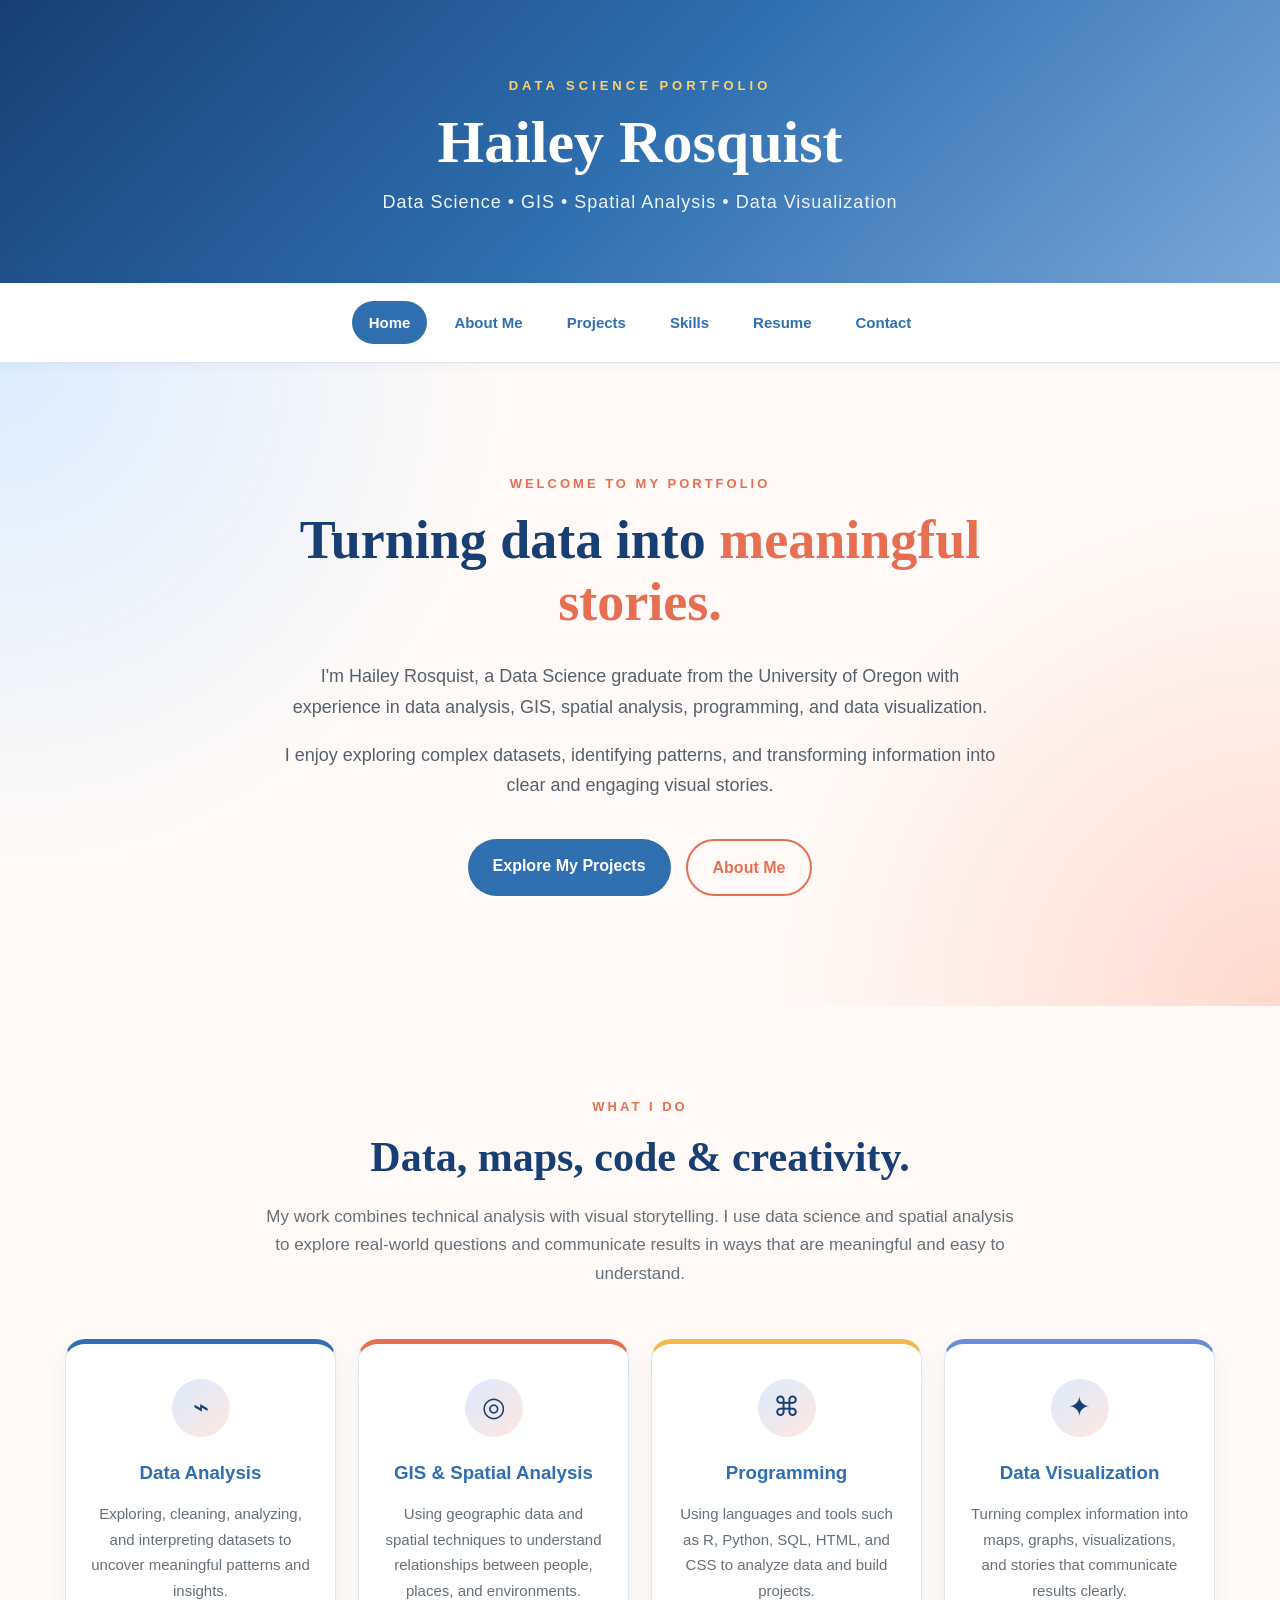
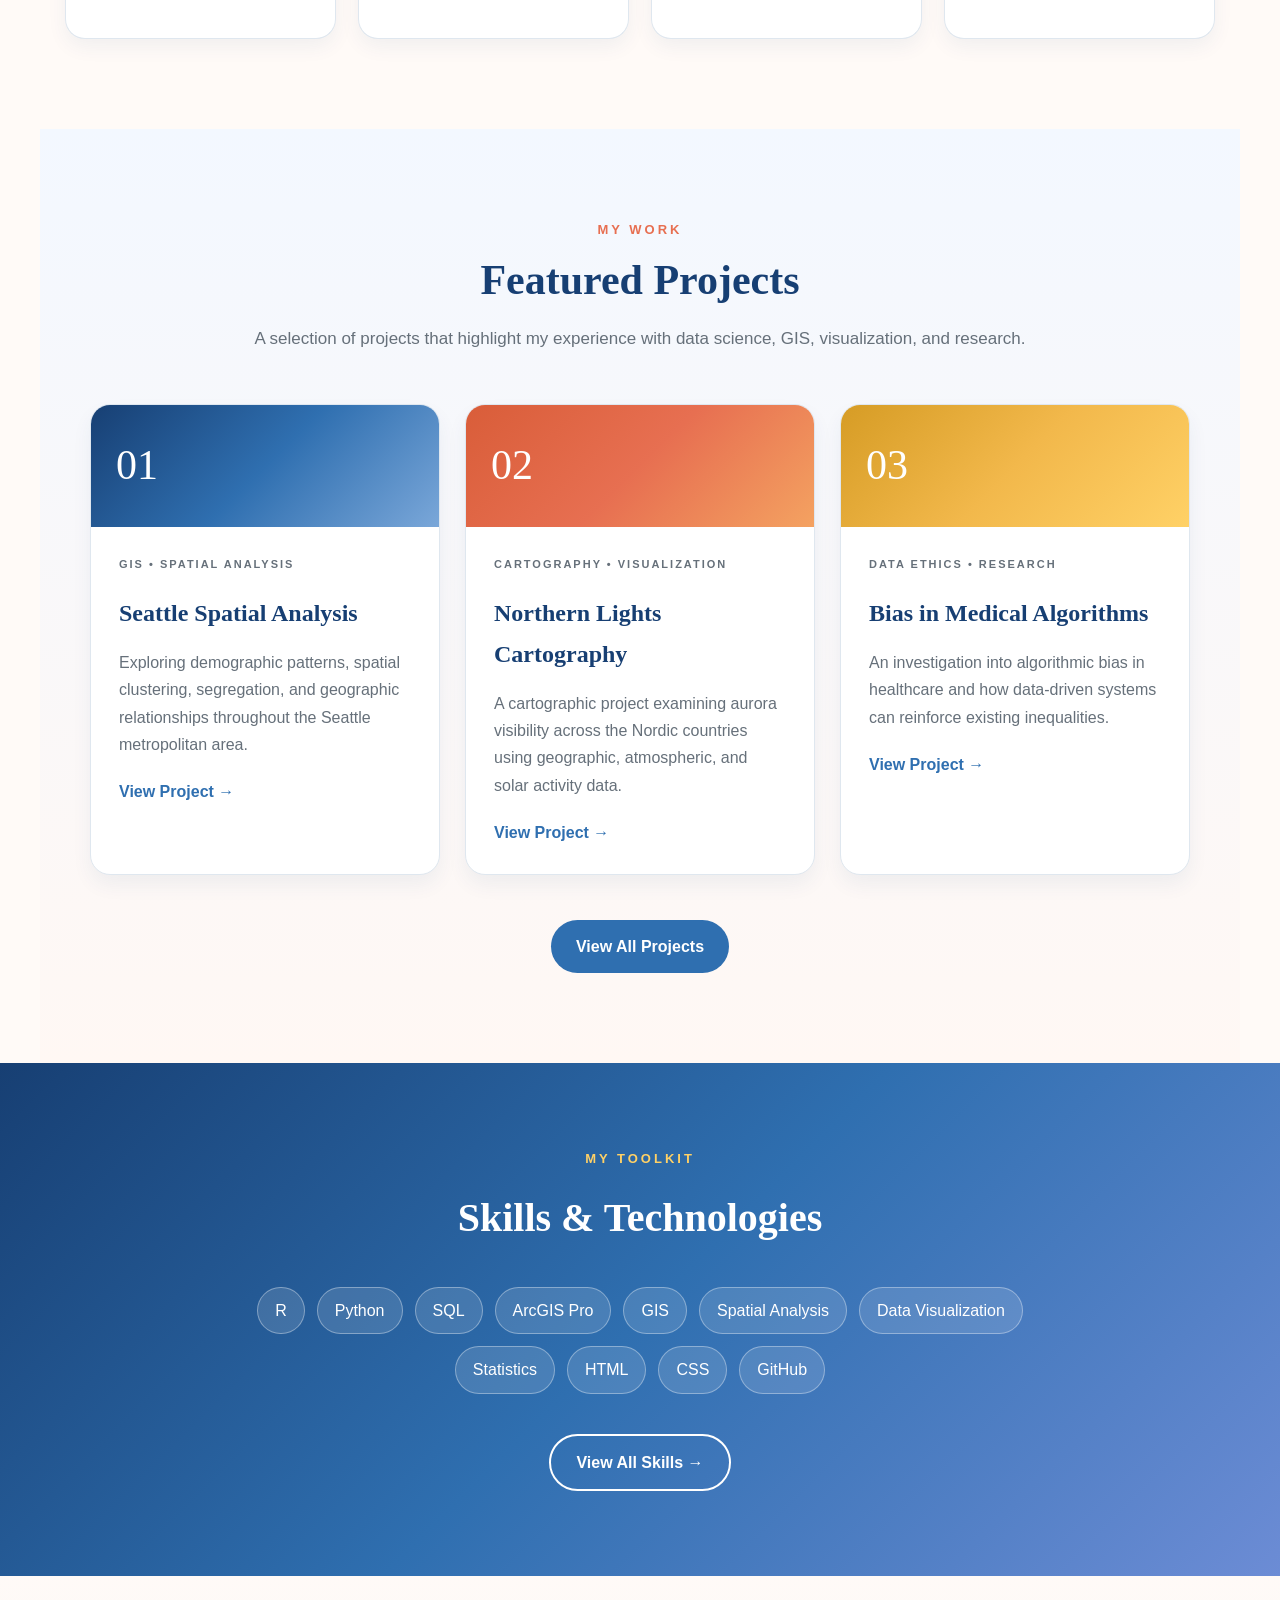
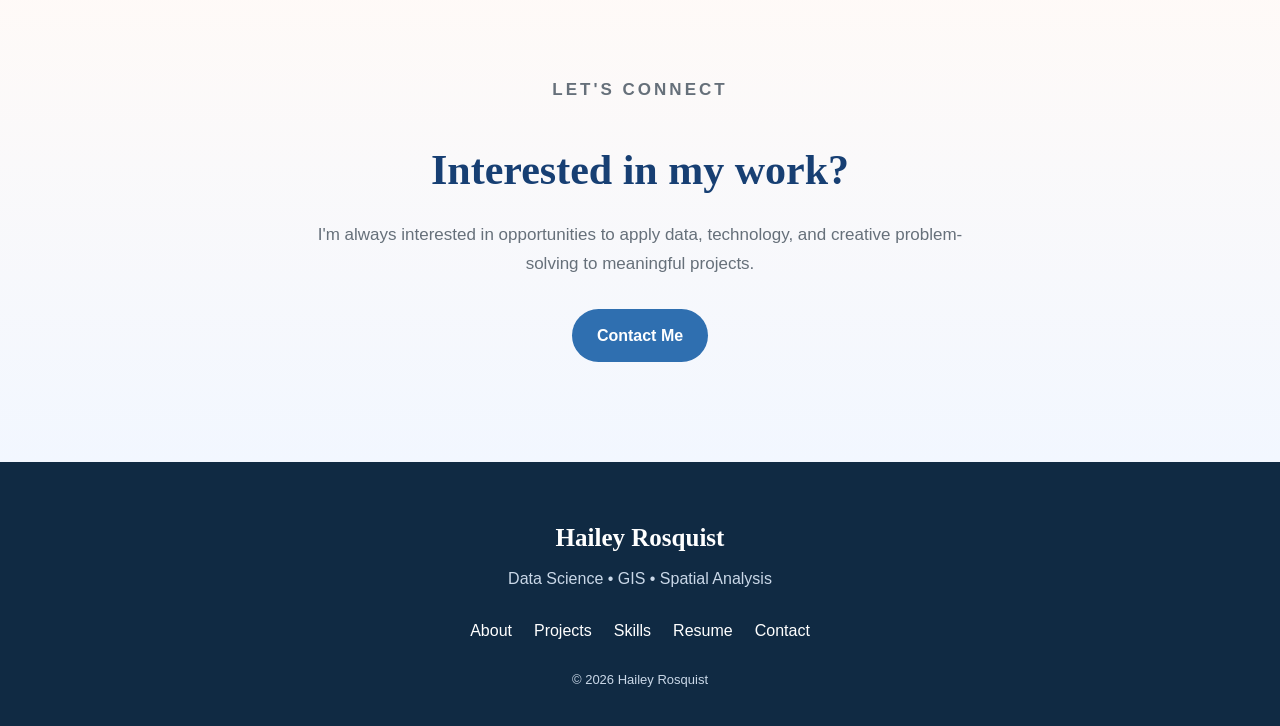
<file: index.html>
<!DOCTYPE html>
<html lang="en">

<head>
    <meta charset="UTF-8">
    <meta name="viewport" content="width=device-width, initial-scale=1.0">
    <title>Hailey Rosquist | Data Science Portfolio</title>
    <link rel="stylesheet" href="style.css">
</head>

<body>

    <!-- =========================
         HEADER
    ========================== -->
    <header class="site-header">

        <div class="header-content">

            <p class="small-title">DATA SCIENCE PORTFOLIO</p>

            <h1>Hailey Rosquist</h1>

            <p class="subtitle">
                Data Science • GIS • Spatial Analysis • Data Visualization
            </p>

        </div>

    </header>


    <!-- =========================
         NAVIGATION
    ========================== -->
    <nav class="main-nav">

        <a href="index.html" class="active">Home</a>

        <a href="about.html">About Me</a>

        <a href="projects.html">Projects</a>

        <a href="skills.html">Skills</a>

        <a href="resume.html">Resume</a>

        <a href="contact.html">Contact</a>

    </nav>


    <!-- =========================
         MAIN CONTENT
    ========================== -->
    <main>


        <!-- HERO -->
        <section class="hero">

            <div class="hero-content">

                <p class="eyebrow">
                    WELCOME TO MY PORTFOLIO
                </p>

                <h2>
                    Turning data into
                    <span>meaningful stories.</span>
                </h2>

                <p class="hero-description">
                    I'm Hailey Rosquist, a Data Science graduate from the
                    University of Oregon with experience in data analysis,
                    GIS, spatial analysis, programming, and data visualization.
                </p>

                <p class="hero-description">
                    I enjoy exploring complex datasets, identifying patterns,
                    and transforming information into clear and engaging
                    visual stories.
                </p>


                <div class="hero-buttons">

                    <a href="projects.html" class="primary-button">
                        Explore My Projects
                    </a>

                    <a href="about.html" class="secondary-button">
                        About Me
                    </a>

                </div>

            </div>

        </section>



        <!-- =========================
             WHAT I DO
        ========================== -->

        <section class="section">

            <p class="section-label">WHAT I DO</p>

            <h2 class="section-title">
                Data, maps, code & creativity.
            </h2>

            <p class="section-intro">
                My work combines technical analysis with visual storytelling.
                I use data science and spatial analysis to explore real-world
                questions and communicate results in ways that are meaningful
                and easy to understand.
            </p>


            <div class="interest-grid">


                <div class="interest-card">

                    <div class="card-icon">⌁</div>

                    <h3>Data Analysis</h3>

                    <p>
                        Exploring, cleaning, analyzing, and interpreting
                        datasets to uncover meaningful patterns and insights.
                    </p>

                </div>


                <div class="interest-card">

                    <div class="card-icon">◎</div>

                    <h3>GIS & Spatial Analysis</h3>

                    <p>
                        Using geographic data and spatial techniques to
                        understand relationships between people, places,
                        and environments.
                    </p>

                </div>


                <div class="interest-card">

                    <div class="card-icon">⌘</div>

                    <h3>Programming</h3>

                    <p>
                        Using languages and tools such as R, Python, SQL,
                        HTML, and CSS to analyze data and build projects.
                    </p>

                </div>


                <div class="interest-card">

                    <div class="card-icon">✦</div>

                    <h3>Data Visualization</h3>

                    <p>
                        Turning complex information into maps, graphs,
                        visualizations, and stories that communicate
                        results clearly.
                    </p>

                </div>


            </div>

        </section>



        <!-- =========================
             FEATURED PROJECTS
        ========================== -->

        <section class="section projects-preview">

            <p class="section-label">MY WORK</p>

            <h2 class="section-title">
                Featured Projects
            </h2>

            <p class="section-intro">
                A selection of projects that highlight my experience
                with data science, GIS, visualization, and research.
            </p>


            <div class="project-grid">


                <article class="project-card">

                    <div class="project-number">
                        01
                    </div>

                    <div class="project-content">

                        <p class="project-type">
                            GIS • SPATIAL ANALYSIS
                        </p>

                        <h3>
                            Seattle Spatial Analysis
                        </h3>

                        <p>
                            Exploring demographic patterns, spatial
                            clustering, segregation, and geographic
                            relationships throughout the Seattle
                            metropolitan area.
                        </p>

                        <a href="projects.html">
                            View Project →
                        </a>

                    </div>

                </article>



                <article class="project-card">

                    <div class="project-number">
                        02
                    </div>

                    <div class="project-content">

                        <p class="project-type">
                            CARTOGRAPHY • VISUALIZATION
                        </p>

                        <h3>
                            Northern Lights Cartography
                        </h3>

                        <p>
                            A cartographic project examining aurora
                            visibility across the Nordic countries
                            using geographic, atmospheric, and solar
                            activity data.
                        </p>

                        <a href="projects.html">
                            View Project →
                        </a>

                    </div>

                </article>



                <article class="project-card">

                    <div class="project-number">
                        03
                    </div>

                    <div class="project-content">

                        <p class="project-type">
                            DATA ETHICS • RESEARCH
                        </p>

                        <h3>
                            Bias in Medical Algorithms
                        </h3>

                        <p>
                            An investigation into algorithmic bias
                            in healthcare and how data-driven systems
                            can reinforce existing inequalities.
                        </p>

                        <a href="projects.html">
                            View Project →
                        </a>

                    </div>

                </article>


            </div>


            <div class="view-all">

                <a href="projects.html" class="primary-button">
                    View All Projects
                </a>

            </div>

        </section>



        <!-- =========================
             SKILLS PREVIEW
        ========================== -->

        <section class="skills-banner">

            <p class="section-label light-label">
                MY TOOLKIT
            </p>

            <h2>
                Skills & Technologies
            </h2>


            <div class="skills-list">

                <span>R</span>
                <span>Python</span>
                <span>SQL</span>
                <span>ArcGIS Pro</span>
                <span>GIS</span>
                <span>Spatial Analysis</span>
                <span>Data Visualization</span>
                <span>Statistics</span>
                <span>HTML</span>
                <span>CSS</span>
                <span>GitHub</span>

            </div>


            <a href="skills.html" class="light-button">
                View All Skills →
            </a>

        </section>



        <!-- =========================
             CONTACT
        ========================== -->

        <section class="contact-preview">

            <p class="section-label">
                LET'S CONNECT
            </p>

            <h2>
                Interested in my work?
            </h2>

            <p>
                I'm always interested in opportunities to apply data,
                technology, and creative problem-solving to meaningful
                projects.
            </p>

            <a href="contact.html" class="primary-button">
                Contact Me
            </a>

        </section>


    </main>



    <!-- =========================
         FOOTER
    ========================== -->

    <footer>

        <h3>Hailey Rosquist</h3>

        <p>
            Data Science • GIS • Spatial Analysis
        </p>

        <div class="footer-links">

            <a href="about.html">About</a>
            <a href="projects.html">Projects</a>
            <a href="skills.html">Skills</a>
            <a href="resume.html">Resume</a>
            <a href="contact.html">Contact</a>

        </div>

        <p class="copyright">
            © 2026 Hailey Rosquist
        </p>

    </footer>


</body>

</html>
</file>
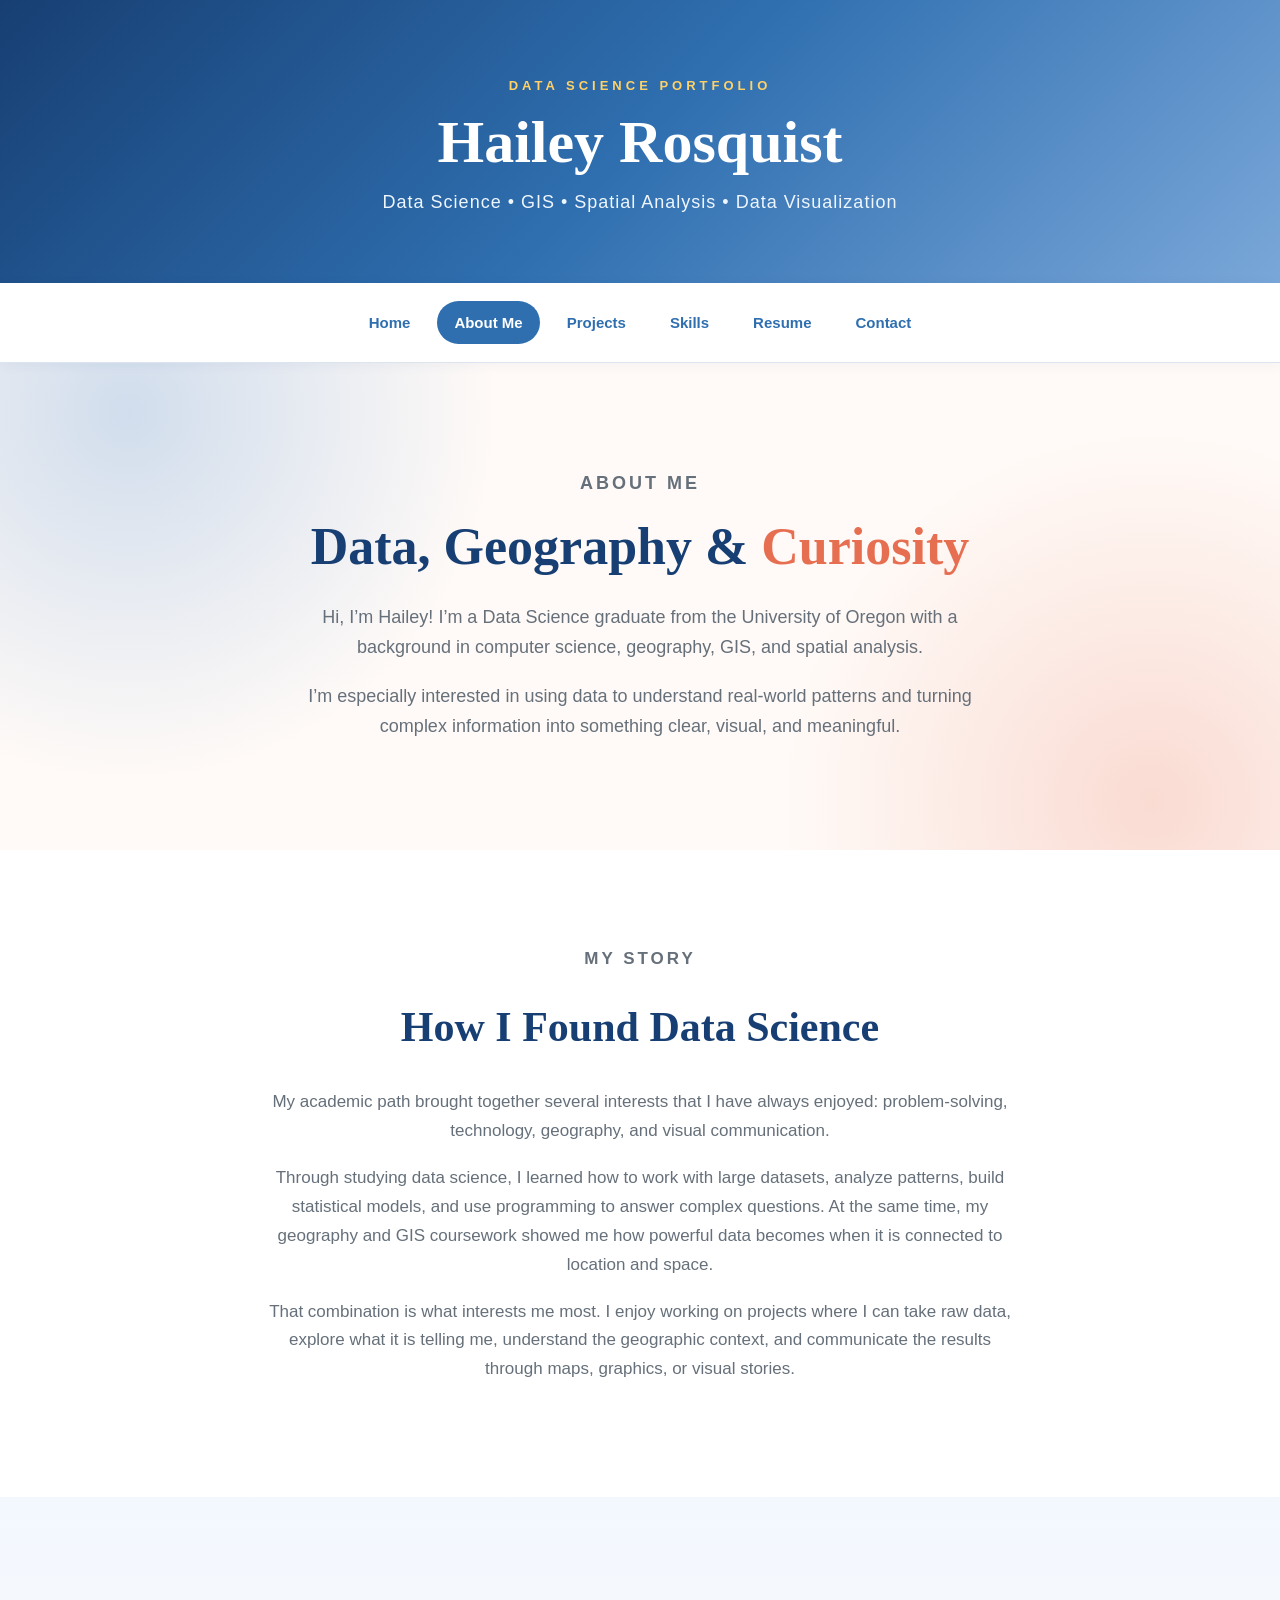
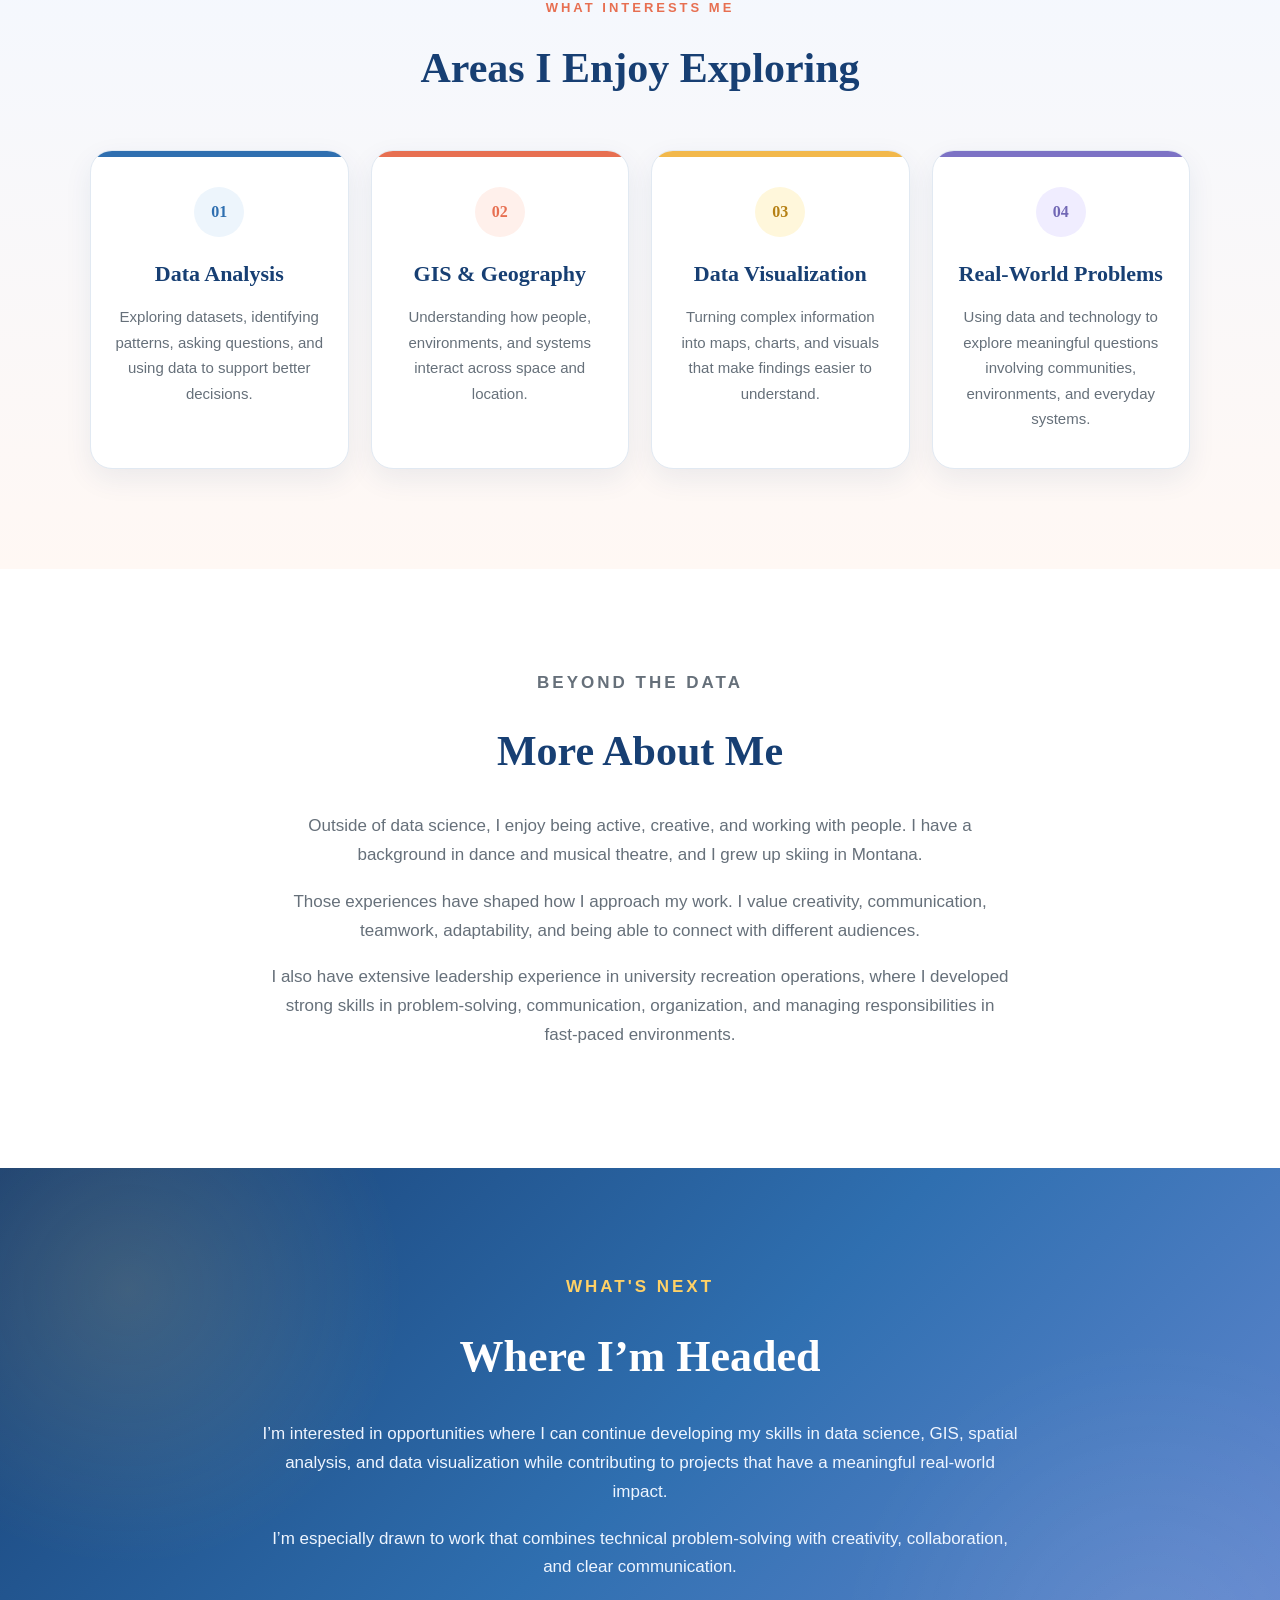
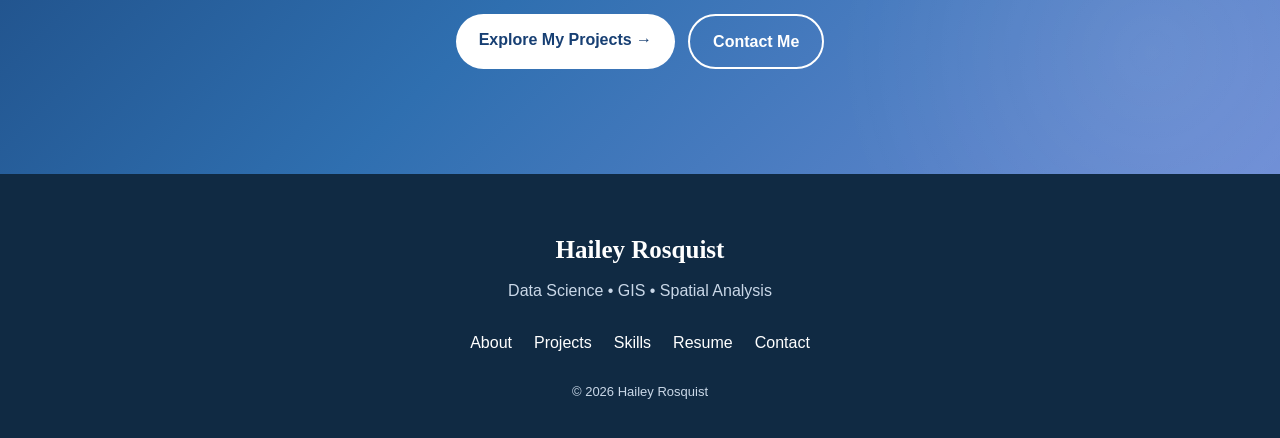
<file: about.html>
<!DOCTYPE html>
<html lang="en">

<head>
    <meta charset="UTF-8">
    <meta name="viewport" content="width=device-width, initial-scale=1.0">

    <title>About Me | Hailey Rosquist</title>

    <link rel="stylesheet" href="style.css">
</head>

<body>

    <!-- =====================================
         HEADER
    ====================================== -->

    <header class="site-header">

        <div class="header-content">

            <p class="small-title">
                DATA SCIENCE PORTFOLIO
            </p>

            <h1>Hailey Rosquist</h1>

            <p class="subtitle">
                Data Science • GIS • Spatial Analysis • Data Visualization
            </p>

        </div>

    </header>


    <!-- =====================================
         NAVIGATION
    ====================================== -->

    <nav class="main-nav">

        <a href="index.html">Home</a>

        <a href="about.html" class="active">About Me</a>

        <a href="projects.html">Projects</a>

        <a href="skills.html">Skills</a>

        <a href="resume.html">Resume</a>

        <a href="contact.html">Contact</a>

    </nav>


    <main>

        <!-- =====================================
             ABOUT HERO
        ====================================== -->

        <section class="about-hero">

            <div class="about-hero-content">

                <p class="section-label">
                    ABOUT ME
                </p>

                <h2>
                    Data, Geography &
                    <span>Curiosity</span>
                </h2>

                <p>
                    Hi, I’m Hailey! I’m a Data Science graduate from the
                    University of Oregon with a background in computer science,
                    geography, GIS, and spatial analysis.
                </p>

                <p>
                    I’m especially interested in using data to understand
                    real-world patterns and turning complex information into
                    something clear, visual, and meaningful.
                </p>

            </div>

        </section>


        <!-- =====================================
             MY STORY
        ====================================== -->

        <section class="about-story">

            <div class="about-story-content">

                <div class="about-story-text">

                    <p class="section-label">
                        MY STORY
                    </p>

                    <h2>
                        How I Found Data Science
                    </h2>

                    <p>
                        My academic path brought together several interests that
                        I have always enjoyed: problem-solving, technology,
                        geography, and visual communication.
                    </p>

                    <p>
                        Through studying data science, I learned how to work with
                        large datasets, analyze patterns, build statistical
                        models, and use programming to answer complex questions.
                        At the same time, my geography and GIS coursework showed
                        me how powerful data becomes when it is connected to
                        location and space.
                    </p>

                    <p>
                        That combination is what interests me most. I enjoy
                        working on projects where I can take raw data, explore
                        what it is telling me, understand the geographic context,
                        and communicate the results through maps, graphics, or
                        visual stories.
                    </p>

                </div>

            </div>

        </section>


        <!-- =====================================
             WHAT INTERESTS ME
        ====================================== -->

        <section class="about-interests">

            <p class="section-label">
                WHAT INTERESTS ME
            </p>

            <h2>
                Areas I Enjoy Exploring
            </h2>

            <div class="about-interest-grid">


                <article class="about-interest-card about-blue">

                    <div class="about-number">
                        01
                    </div>

                    <h3>
                        Data Analysis
                    </h3>

                    <p>
                        Exploring datasets, identifying patterns, asking
                        questions, and using data to support better decisions.
                    </p>

                </article>


                <article class="about-interest-card about-coral">

                    <div class="about-number">
                        02
                    </div>

                    <h3>
                        GIS & Geography
                    </h3>

                    <p>
                        Understanding how people, environments, and systems
                        interact across space and location.
                    </p>

                </article>


                <article class="about-interest-card about-gold">

                    <div class="about-number">
                        03
                    </div>

                    <h3>
                        Data Visualization
                    </h3>

                    <p>
                        Turning complex information into maps, charts, and
                        visuals that make findings easier to understand.
                    </p>

                </article>


                <article class="about-interest-card about-purple">

                    <div class="about-number">
                        04
                    </div>

                    <h3>
                        Real-World Problems
                    </h3>

                    <p>
                        Using data and technology to explore meaningful
                        questions involving communities, environments,
                        and everyday systems.
                    </p>

                </article>


            </div>

        </section>


        <!-- =====================================
             BEYOND DATA
        ====================================== -->

        <section class="about-personal">

            <div class="about-personal-content">

                <p class="section-label">
                    BEYOND THE DATA
                </p>

                <h2>
                    More About Me
                </h2>

                <p>
                    Outside of data science, I enjoy being active, creative,
                    and working with people. I have a background in dance and
                    musical theatre, and I grew up skiing in Montana.
                </p>

                <p>
                    Those experiences have shaped how I approach my work. I
                    value creativity, communication, teamwork, adaptability,
                    and being able to connect with different audiences.
                </p>

                <p>
                    I also have extensive leadership experience in university
                    recreation operations, where I developed strong skills in
                    problem-solving, communication, organization, and managing
                    responsibilities in fast-paced environments.
                </p>

            </div>

        </section>


        <!-- =====================================
             WHAT I'M LOOKING FOR
        ====================================== -->

        <section class="about-future">

            <div class="about-future-content">

                <p class="section-label">
                    WHAT'S NEXT
                </p>

                <h2>
                    Where I’m Headed
                </h2>

                <p>
                    I’m interested in opportunities where I can continue
                    developing my skills in data science, GIS, spatial analysis,
                    and data visualization while contributing to projects that
                    have a meaningful real-world impact.
                </p>

                <p>
                    I’m especially drawn to work that combines technical
                    problem-solving with creativity, collaboration, and clear
                    communication.
                </p>

                <div class="about-buttons">

                    <a href="projects.html" class="about-white-button">
                        Explore My Projects →
                    </a>

                    <a href="contact.html" class="about-outline-button">
                        Contact Me
                    </a>

                </div>

            </div>

        </section>

    </main>


    <!-- =====================================
         FOOTER
    ====================================== -->

    <footer>

        <h3>
            Hailey Rosquist
        </h3>

        <p>
            Data Science • GIS • Spatial Analysis
        </p>

        <div class="footer-links">

            <a href="about.html">About</a>
            <a href="projects.html">Projects</a>
            <a href="skills.html">Skills</a>
            <a href="resume.html">Resume</a>
            <a href="contact.html">Contact</a>

        </div>

        <p class="copyright">
            © 2026 Hailey Rosquist
        </p>

    </footer>

</body>

</html>
</file>
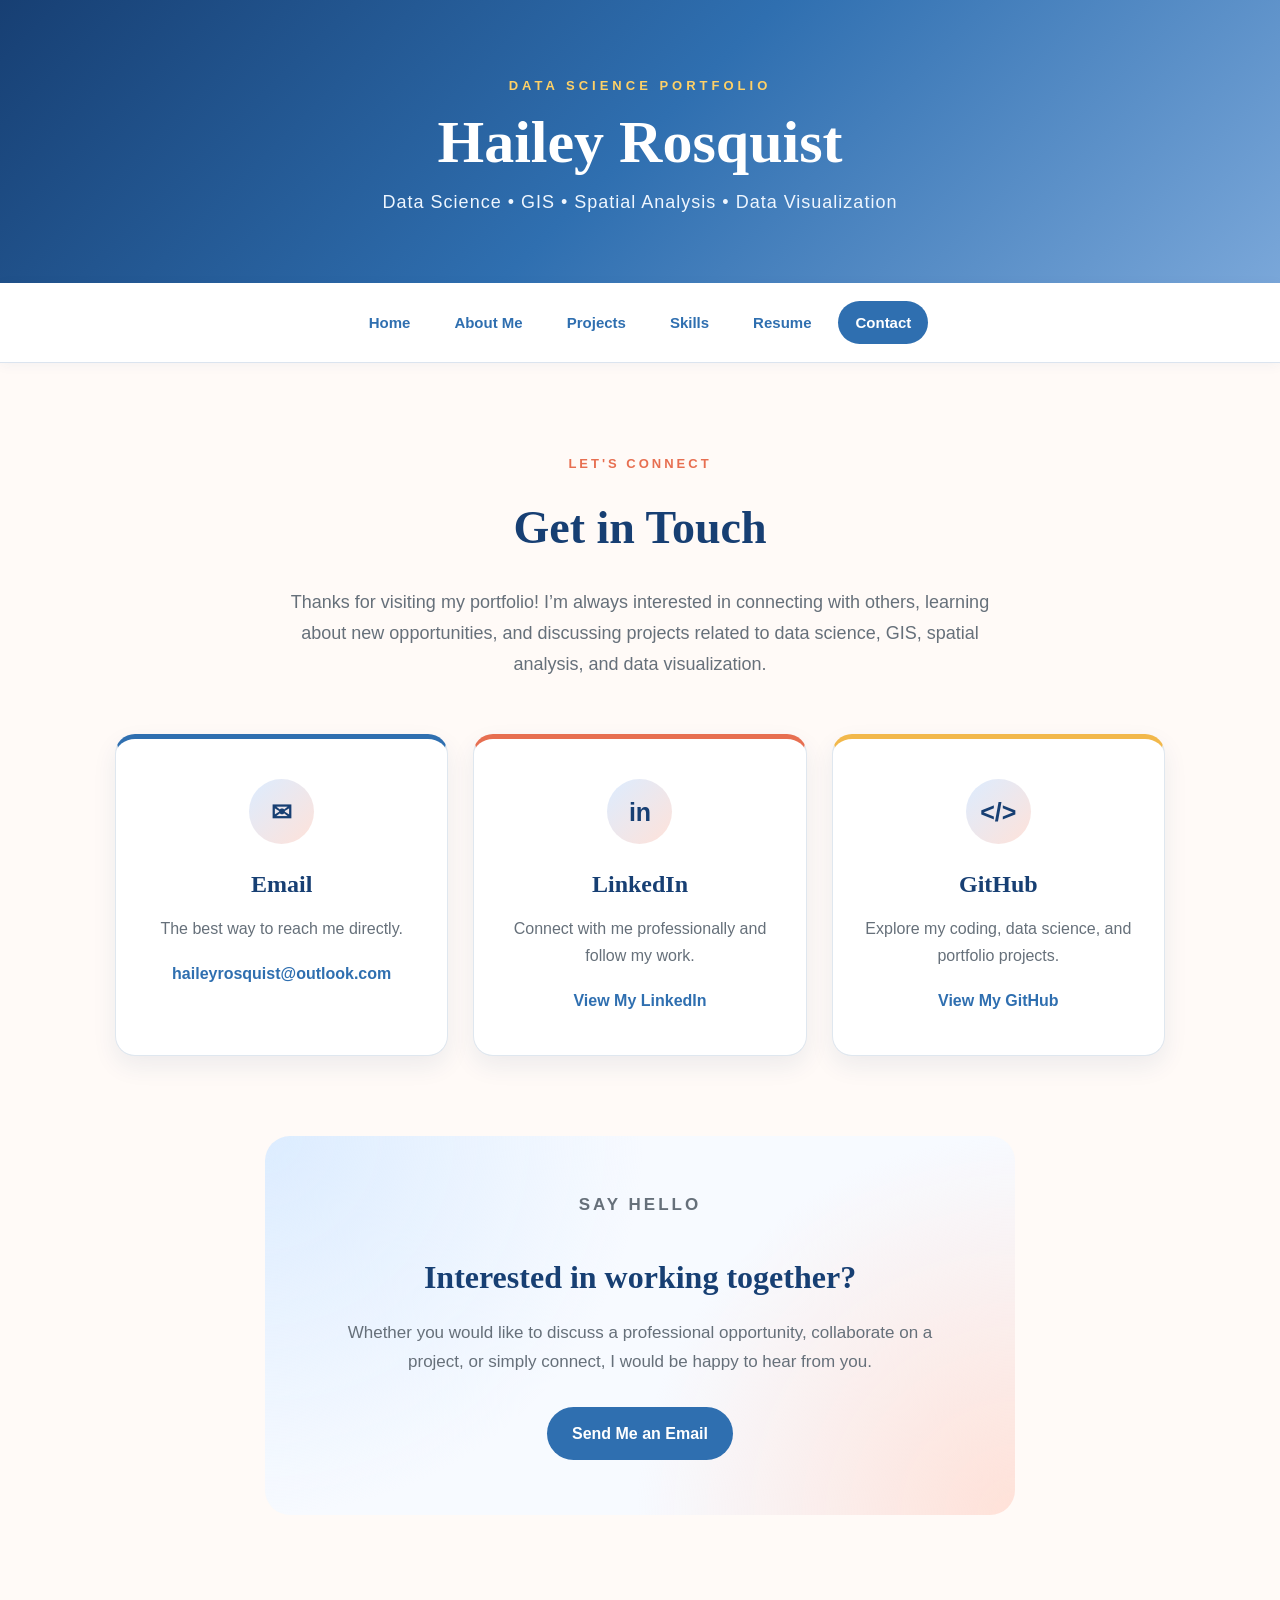
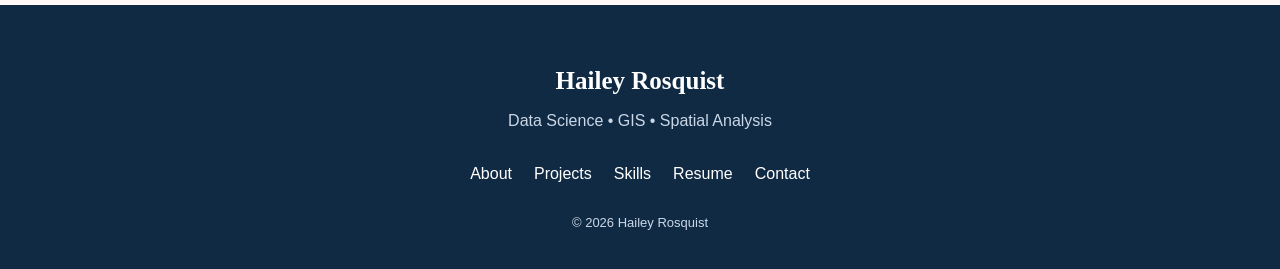
<file: contact.html>
<!DOCTYPE html>
<html lang="en">

<head>
    <meta charset="UTF-8">
    <meta name="viewport" content="width=device-width, initial-scale=1.0">
    <title>Contact | Hailey Rosquist</title>
    <link rel="stylesheet" href="style.css">
</head>

<body>

    <!-- HEADER -->
    <header class="site-header">

        <div class="header-content">

            <p class="small-title">DATA SCIENCE PORTFOLIO</p>

            <h1>Hailey Rosquist</h1>

            <p class="subtitle">
                Data Science • GIS • Spatial Analysis • Data Visualization
            </p>

        </div>

    </header>


    <!-- NAVIGATION -->
    <nav class="main-nav">

        <a href="index.html">Home</a>
        <a href="about.html">About Me</a>
        <a href="projects.html">Projects</a>
        <a href="skills.html">Skills</a>
        <a href="resume.html">Resume</a>
        <a href="contact.html" class="active">Contact</a>

    </nav>


    <!-- MAIN CONTENT -->
    <main>

        <section class="contact-page">

            <p class="section-label">LET'S CONNECT</p>

            <h2>Get in Touch</h2>

            <p class="contact-intro">
                Thanks for visiting my portfolio! I’m always interested in
                connecting with others, learning about new opportunities, and
                discussing projects related to data science, GIS, spatial
                analysis, and data visualization.
            </p>


            <div class="contact-grid">


                <!-- EMAIL -->
                <div class="contact-card">

                    <div class="contact-icon">✉</div>

                    <h3>Email</h3>

                    <p>
                        The best way to reach me directly.
                    </p>

                    <a href="mailto:haileyrosquist@outlook.com">
                        haileyrosquist@outlook.com
                    </a>

                </div>


                <!-- LINKEDIN -->
                <div class="contact-card">

                    <div class="contact-icon">in</div>

                    <h3>LinkedIn</h3>

                    <p>
                        Connect with me professionally and follow my work.
                    </p>

                    <a href="https://www.linkedin.com/in/hailey-rosquist"
                       target="_blank">
                        View My LinkedIn
                    </a>

                </div>


                <!-- GITHUB -->
                <div class="contact-card">

                    <div class="contact-icon">&lt;/&gt;</div>

                    <h3>GitHub</h3>

                    <p>
                        Explore my coding, data science, and portfolio projects.
                    </p>

                    <a href="https://github.com/hrosquist"
                       target="_blank">
                        View My GitHub
                    </a>

                </div>

            </div>


            <!-- CONTACT MESSAGE -->
            <div class="contact-message">

                <p class="section-label">SAY HELLO</p>

                <h3>
                    Interested in working together?
                </h3>

                <p>
                    Whether you would like to discuss a professional
                    opportunity, collaborate on a project, or simply connect,
                    I would be happy to hear from you.
                </p>

                <a href="mailto:haileyrosquist@outlook.com"
                   class="primary-button">

                    Send Me an Email

                </a>

            </div>

        </section>

    </main>


    <!-- FOOTER -->
    <footer>

        <h3>Hailey Rosquist</h3>

        <p>
            Data Science • GIS • Spatial Analysis
        </p>

        <div class="footer-links">

            <a href="about.html">About</a>
            <a href="projects.html">Projects</a>
            <a href="skills.html">Skills</a>
            <a href="resume.html">Resume</a>
            <a href="contact.html">Contact</a>

        </div>

        <p class="copyright">
            © 2026 Hailey Rosquist
        </p>

    </footer>

</body>

</html>
</file>
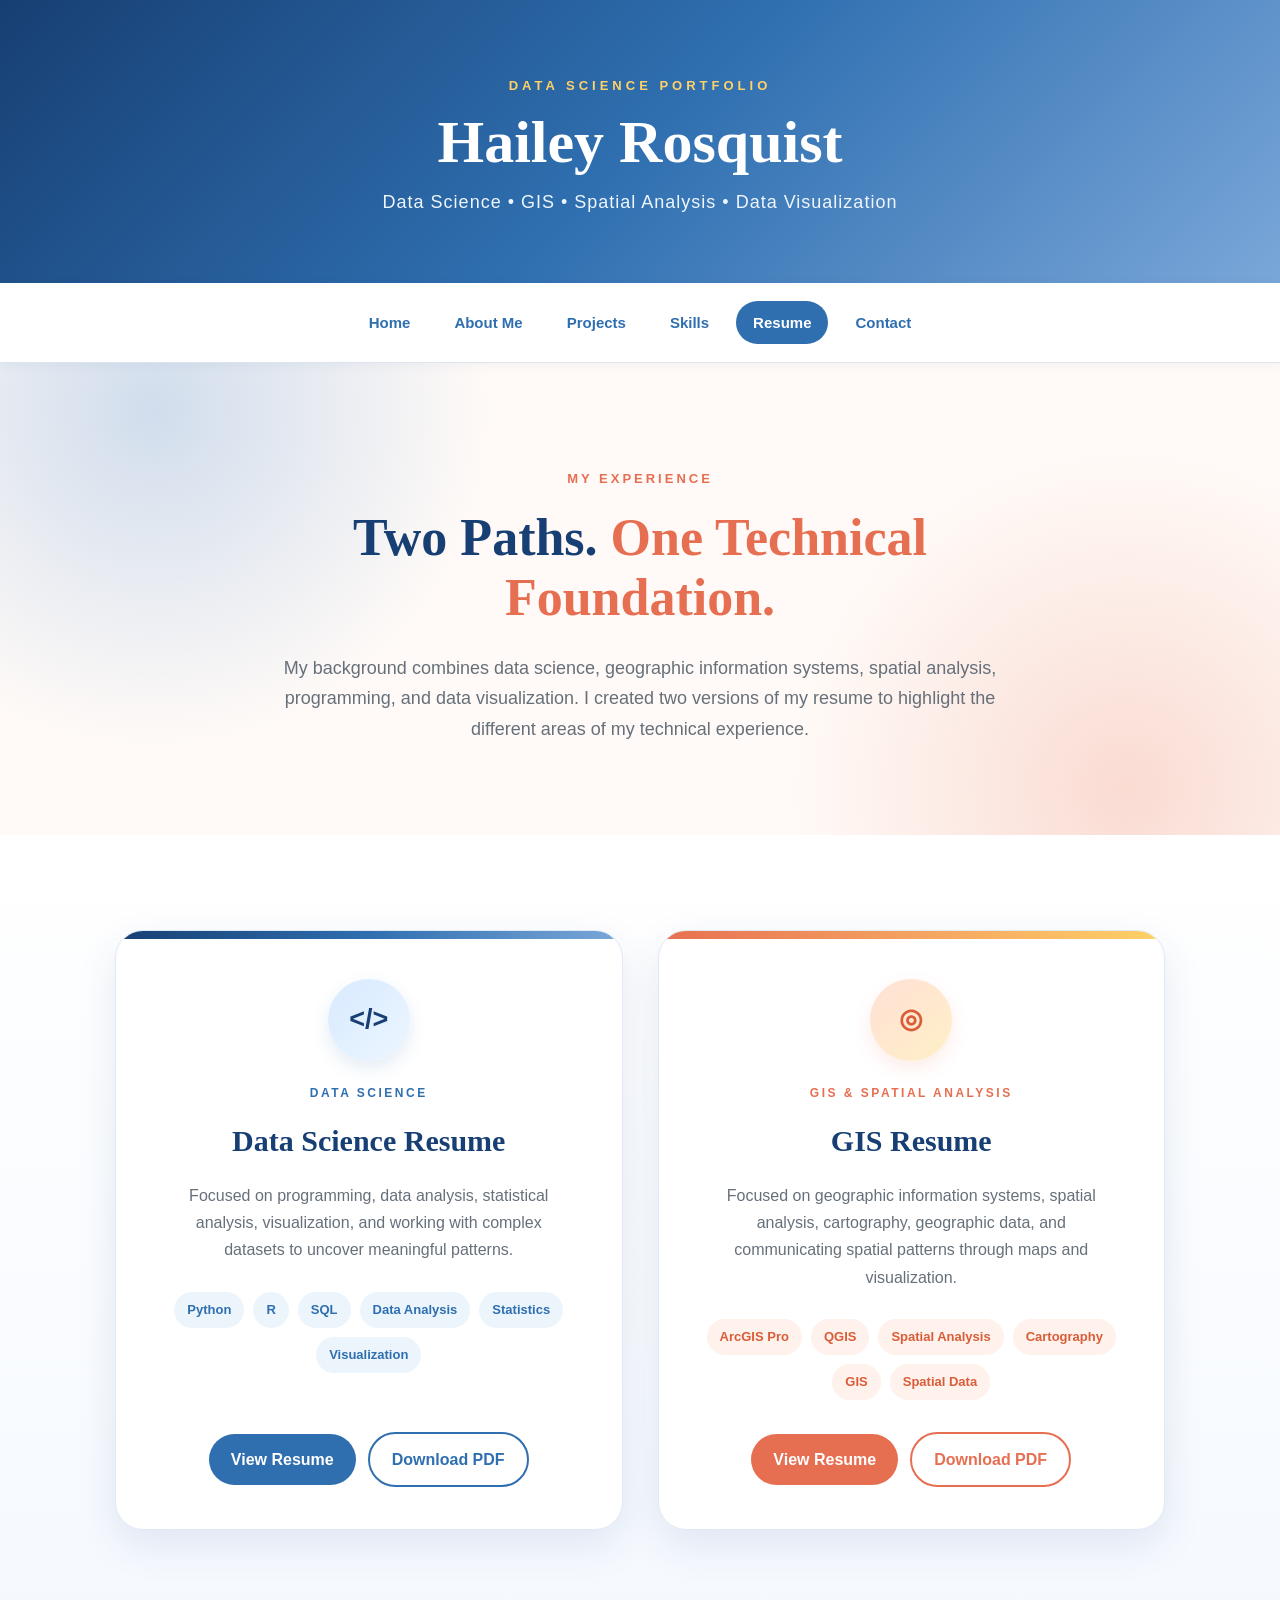
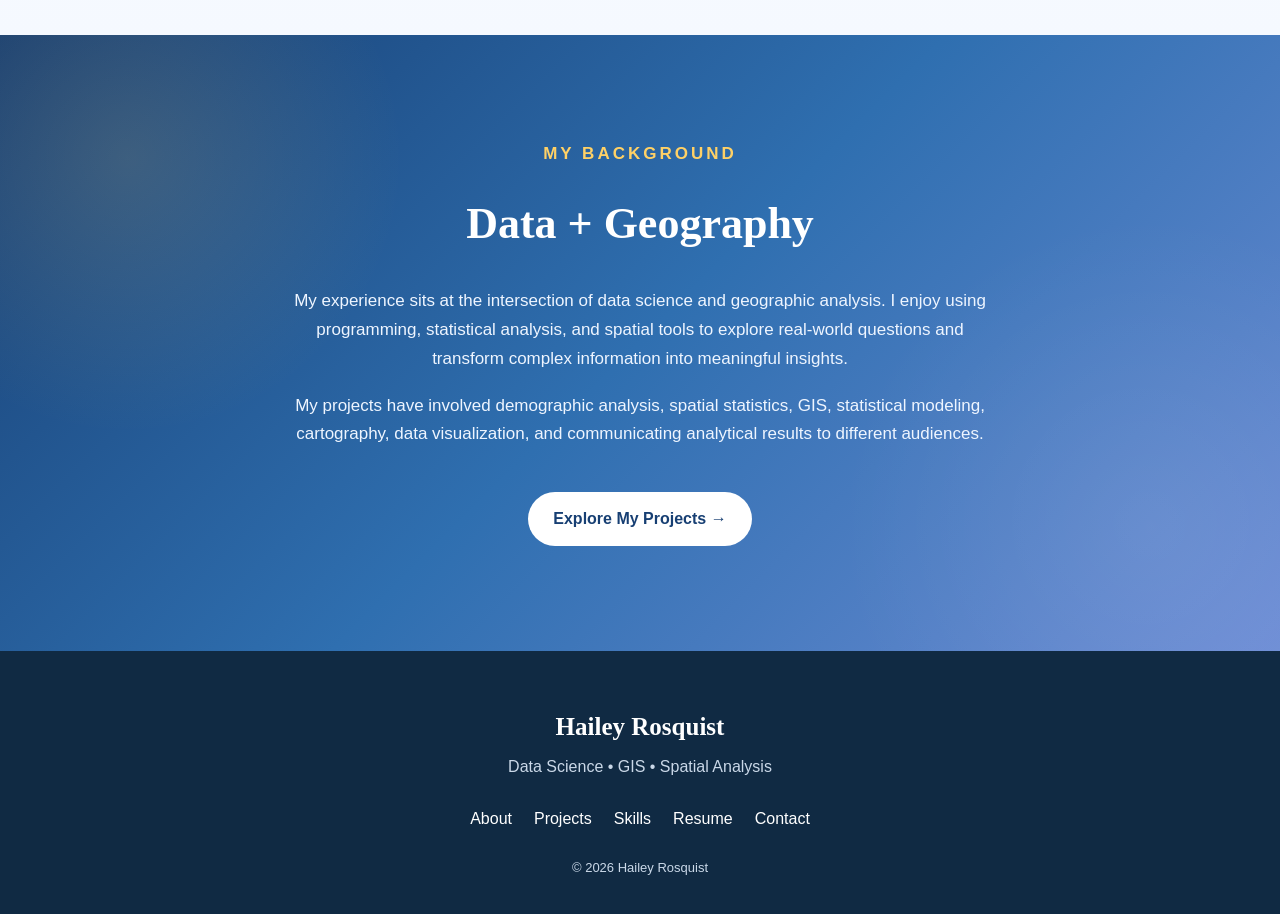
<file: resume.html>
<!DOCTYPE html>
<html lang="en">

<head>
    <meta charset="UTF-8">
    <meta name="viewport" content="width=device-width, initial-scale=1.0">
    <title>Resume | Hailey Rosquist</title>
    <link rel="stylesheet" href="style.css">
</head>

<body>

    <!-- HEADER -->
    <header class="site-header">

        <div class="header-content">

            <p class="small-title">DATA SCIENCE PORTFOLIO</p>

            <h1>Hailey Rosquist</h1>

            <p class="subtitle">
                Data Science • GIS • Spatial Analysis • Data Visualization
            </p>

        </div>

    </header>


    <!-- NAVIGATION -->
    <nav class="main-nav">

        <a href="index.html">Home</a>
        <a href="about.html">About Me</a>
        <a href="projects.html">Projects</a>
        <a href="skills.html">Skills</a>
        <a href="resume.html" class="active">Resume</a>
        <a href="contact.html">Contact</a>

    </nav>


    <!-- MAIN CONTENT -->
    <main>

        <!-- RESUME HERO -->
        <section class="resume-hero">

            <p class="section-label">MY EXPERIENCE</p>

            <h2>
                Two Paths.
                <span>One Technical Foundation.</span>
            </h2>

            <p>
                My background combines data science, geographic information
                systems, spatial analysis, programming, and data visualization.
                I created two versions of my resume to highlight the different
                areas of my technical experience.
            </p>

        </section>


        <!-- RESUME CARDS -->
        <section class="resume-section">

            <div class="resume-grid">


                <!-- DATA SCIENCE RESUME -->
                <article class="resume-card data-card">

                    <div class="resume-card-top">

                        <div class="resume-icon">
                            &lt;/&gt;
                        </div>

                        <p class="resume-label">
                            DATA SCIENCE
                        </p>

                    </div>

                    <h3>Data Science Resume</h3>

                    <p class="resume-description">
                        Focused on programming, data analysis, statistical
                        analysis, visualization, and working with complex
                        datasets to uncover meaningful patterns.
                    </p>

                    <div class="resume-tags">

                        <span>Python</span>
                        <span>R</span>
                        <span>SQL</span>
                        <span>Data Analysis</span>
                        <span>Statistics</span>
                        <span>Visualization</span>

                    </div>

                    <div class="resume-buttons">

                        <a
                            href="Hailey_Rosquist_Data_Science_Resume.pdf"
                            target="_blank"
                            class="resume-main-button">
                            View Resume
                        </a>

                        <a
                            href="Hailey_Rosquist_Data_Science_Resume.pdf"
                            download
                            class="resume-outline-button">
                            Download PDF
                        </a>

                    </div>

                </article>


                <!-- GIS RESUME -->
                <article class="resume-card gis-card">

                    <div class="resume-card-top">

                        <div class="resume-icon">
                            ◎
                        </div>

                        <p class="resume-label">
                            GIS & SPATIAL ANALYSIS
                        </p>

                    </div>

                    <h3>GIS Resume</h3>

                    <p class="resume-description">
                        Focused on geographic information systems, spatial
                        analysis, cartography, geographic data, and communicating
                        spatial patterns through maps and visualization.
                    </p>

                    <div class="resume-tags">

                        <span>ArcGIS Pro</span>
                        <span>QGIS</span>
                        <span>Spatial Analysis</span>
                        <span>Cartography</span>
                        <span>GIS</span>
                        <span>Spatial Data</span>

                    </div>

                    <div class="resume-buttons">

                        <a
                            href="Hailey_Rosquist_GIS_Resume.pdf"
                            target="_blank"
                            class="resume-main-button">
                            View Resume
                        </a>

                        <a
                            href="Hailey_Rosquist_GIS_Resume.pdf"
                            download
                            class="resume-outline-button">
                            Download PDF
                        </a>

                    </div>

                </article>

            </div>

        </section>


        <!-- BACKGROUND SECTION -->
        <section class="resume-background">

            <div class="resume-background-content">

                <p class="section-label">
                    MY BACKGROUND
                </p>

                <h2>
                    Data + Geography
                </h2>

                <p>
                    My experience sits at the intersection of data science and
                    geographic analysis. I enjoy using programming, statistical
                    analysis, and spatial tools to explore real-world questions
                    and transform complex information into meaningful insights.
                </p>

                <p>
                    My projects have involved demographic analysis, spatial
                    statistics, GIS, statistical modeling, cartography, data
                    visualization, and communicating analytical results to
                    different audiences.
                </p>

                <a href="projects.html" class="primary-button">
                    Explore My Projects →
                </a>

            </div>

        </section>

    </main>


    <!-- FOOTER -->
    <footer>

        <h3>Hailey Rosquist</h3>

        <p>
            Data Science • GIS • Spatial Analysis
        </p>

        <div class="footer-links">

            <a href="about.html">About</a>
            <a href="projects.html">Projects</a>
            <a href="skills.html">Skills</a>
            <a href="resume.html">Resume</a>
            <a href="contact.html">Contact</a>

        </div>

        <p class="copyright">
            © 2026 Hailey Rosquist
        </p>

    </footer>

</body>

</html>
</file>
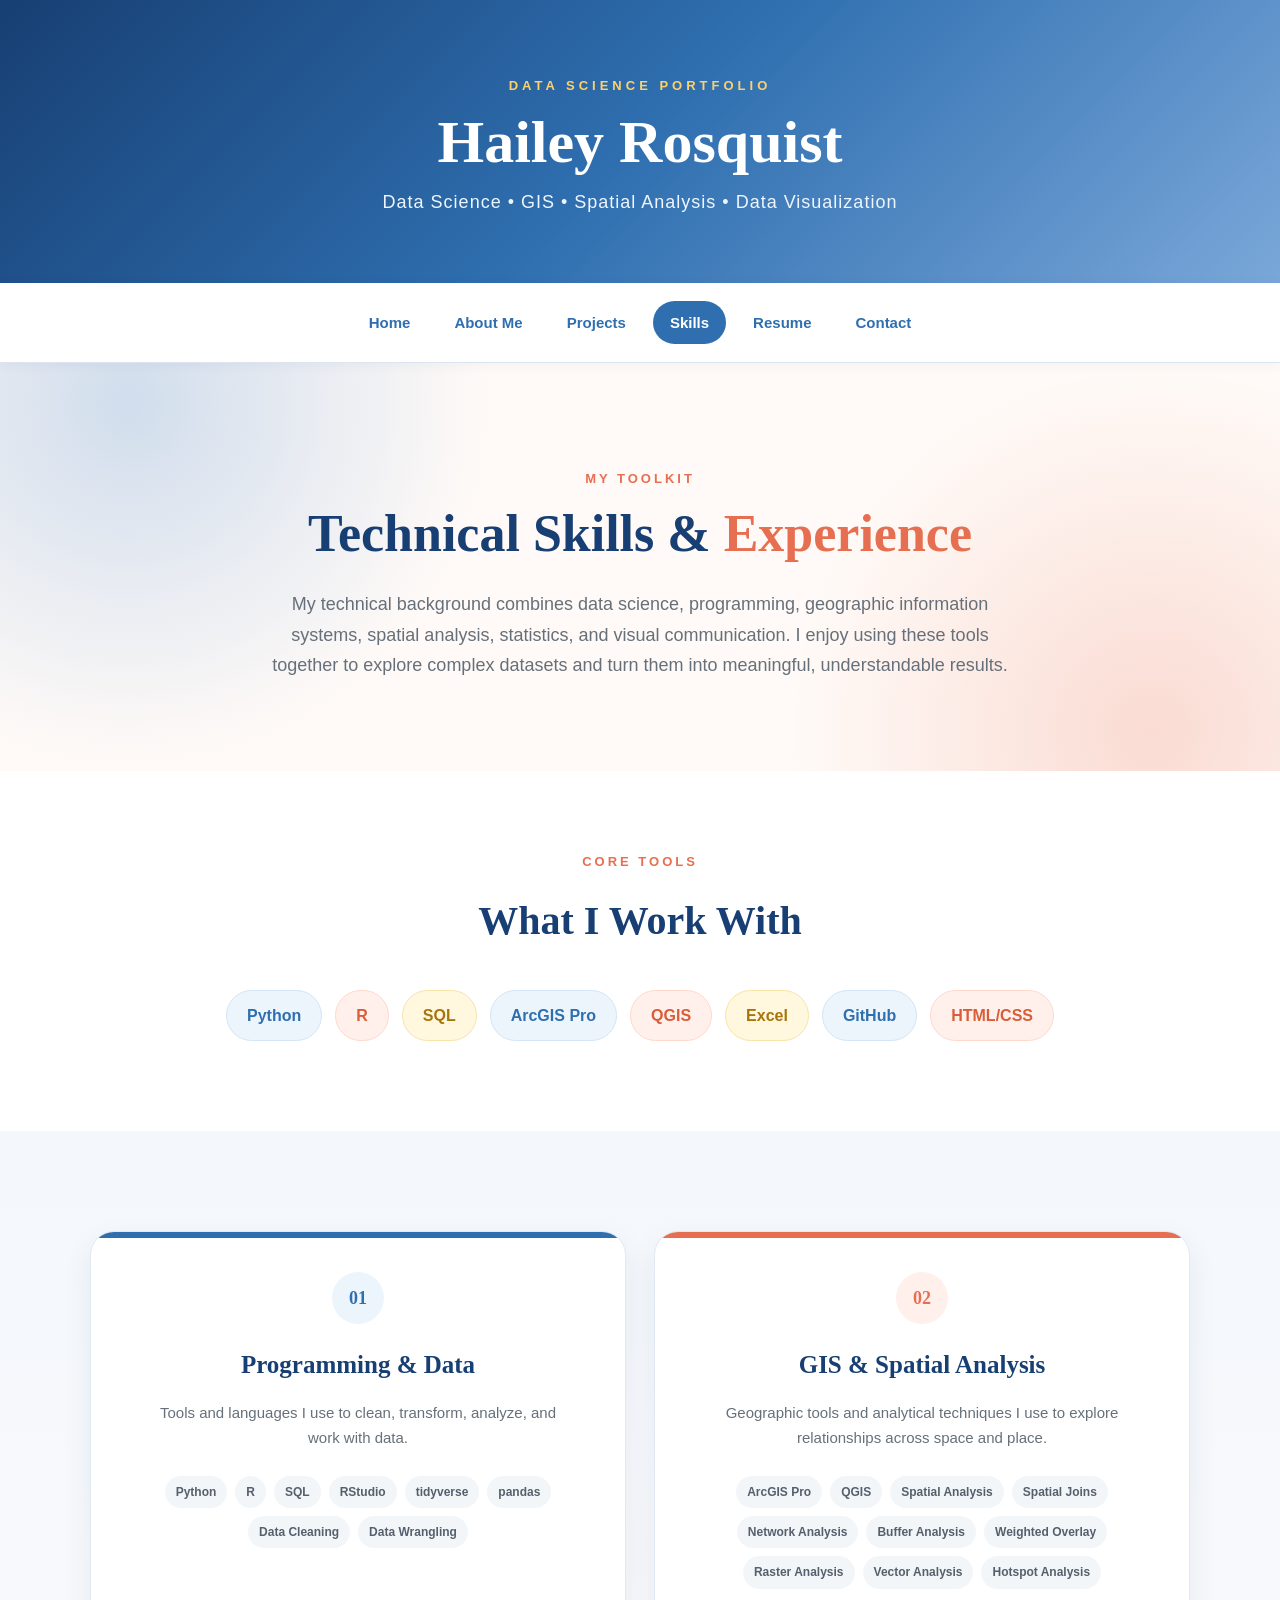
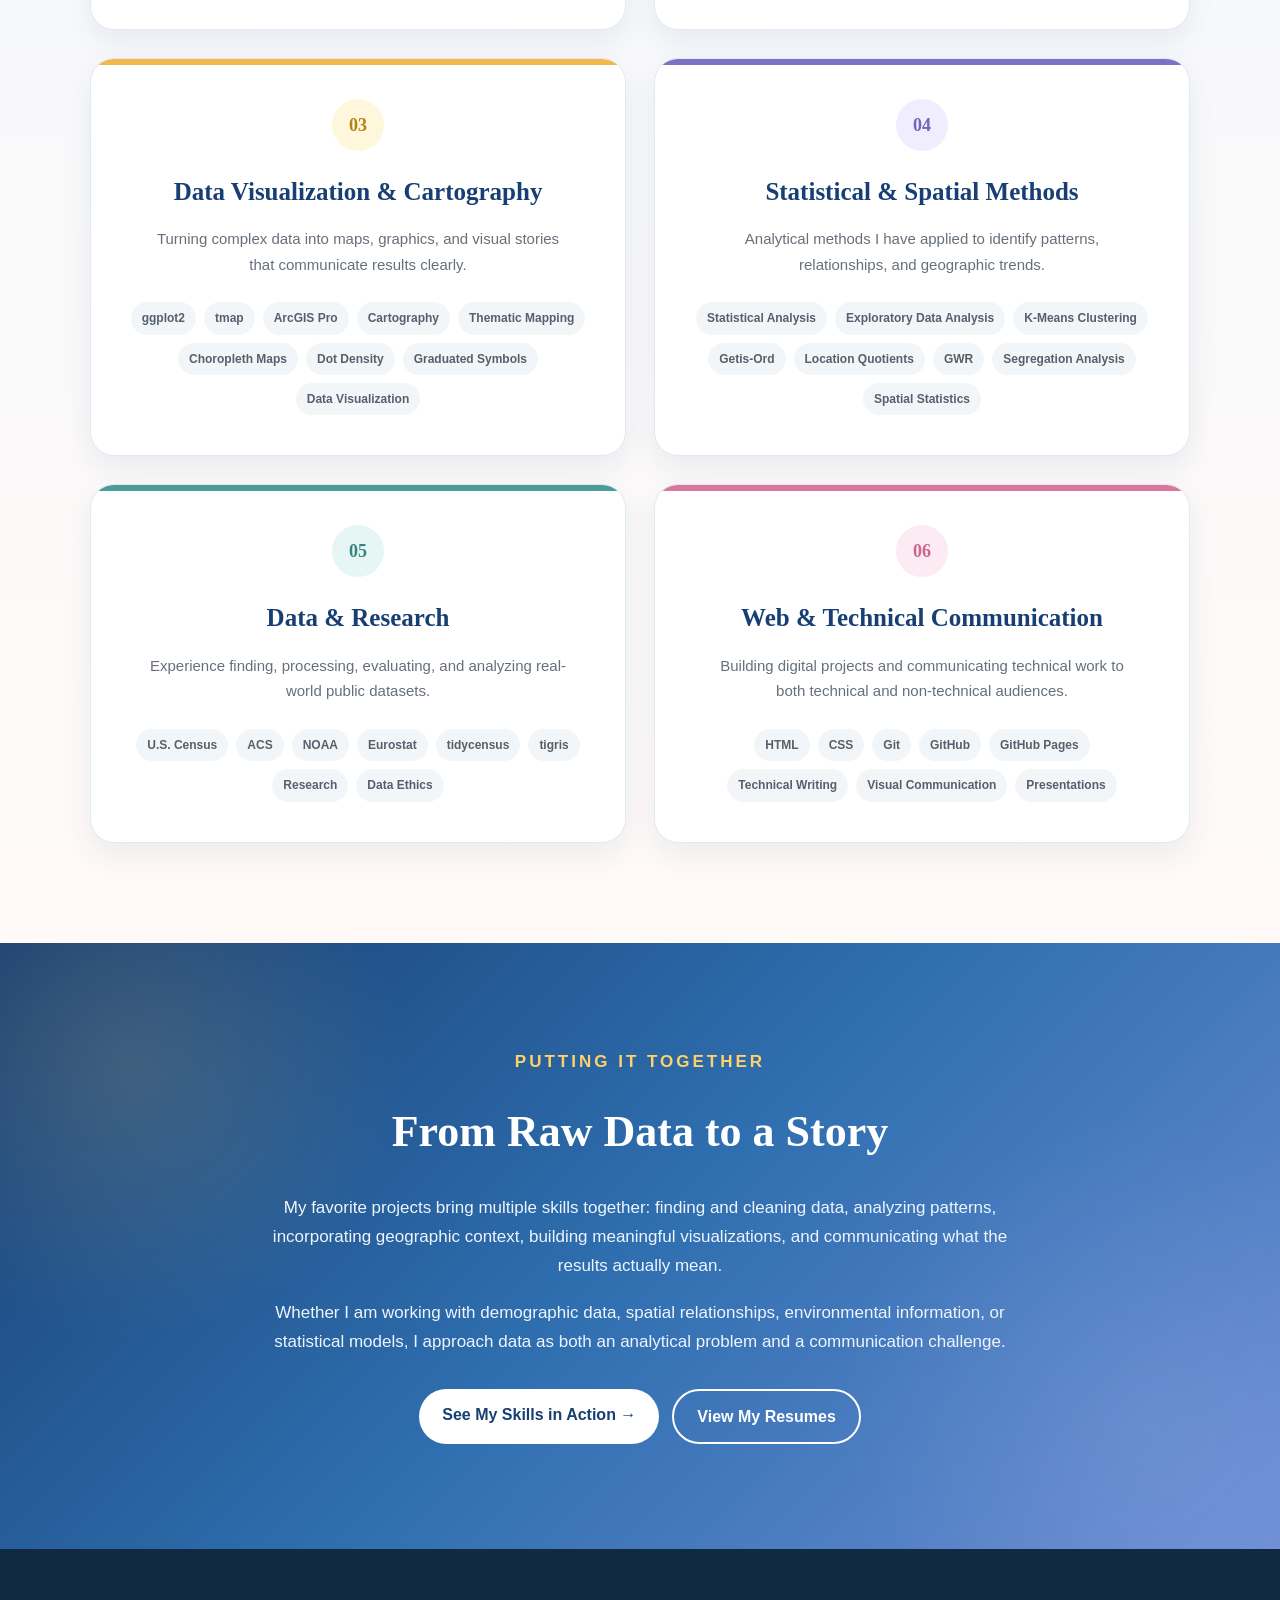
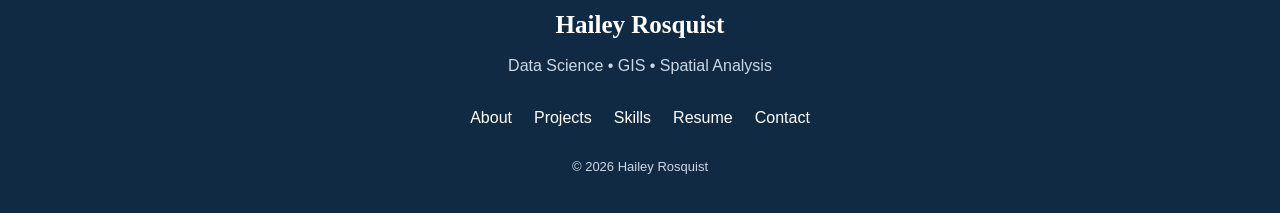
<file: skills.html>
<!DOCTYPE html>
<html lang="en">

<head>
    <meta charset="UTF-8">
    <meta name="viewport" content="width=device-width, initial-scale=1.0">

    <title>Skills | Hailey Rosquist</title>

    <link rel="stylesheet" href="style.css">
</head>

<body>

    <!-- =====================================
         HEADER
    ====================================== -->

    <header class="site-header">

        <div class="header-content">

            <p class="small-title">
                DATA SCIENCE PORTFOLIO
            </p>

            <h1>Hailey Rosquist</h1>

            <p class="subtitle">
                Data Science • GIS • Spatial Analysis • Data Visualization
            </p>

        </div>

    </header>


    <!-- =====================================
         NAVIGATION
    ====================================== -->

    <nav class="main-nav">

        <a href="index.html">Home</a>

        <a href="about.html">About Me</a>

        <a href="projects.html">Projects</a>

        <a href="skills.html" class="active">Skills</a>

        <a href="resume.html">Resume</a>

        <a href="contact.html">Contact</a>

    </nav>


    <main>

        <!-- =====================================
             SKILLS HERO
        ====================================== -->

        <section class="skills-page-hero">

            <p class="section-label">
                MY TOOLKIT
            </p>

            <h2>
                Technical Skills &
                <span>Experience</span>
            </h2>

            <p>
                My technical background combines data science, programming,
                geographic information systems, spatial analysis, statistics,
                and visual communication. I enjoy using these tools together
                to explore complex datasets and turn them into meaningful,
                understandable results.
            </p>

        </section>


        <!-- =====================================
             CORE TOOLS
        ====================================== -->

        <section class="core-skills-section">

            <p class="section-label">
                CORE TOOLS
            </p>

            <h2>
                What I Work With
            </h2>

            <div class="core-skills">

                <span>Python</span>
                <span>R</span>
                <span>SQL</span>
                <span>ArcGIS Pro</span>
                <span>QGIS</span>
                <span>Excel</span>
                <span>GitHub</span>
                <span>HTML/CSS</span>

            </div>

        </section>


        <!-- =====================================
             SKILL CATEGORIES
        ====================================== -->

        <section class="skill-categories">

            <div class="skill-category-grid">


                <!-- PROGRAMMING -->

                <article class="skill-category-card skill-blue">

                    <div class="skill-number">
                        01
                    </div>

                    <h3>
                        Programming & Data
                    </h3>

                    <p>
                        Tools and languages I use to clean, transform,
                        analyze, and work with data.
                    </p>

                    <div class="skill-tags">

                        <span>Python</span>
                        <span>R</span>
                        <span>SQL</span>
                        <span>RStudio</span>
                        <span>tidyverse</span>
                        <span>pandas</span>
                        <span>Data Cleaning</span>
                        <span>Data Wrangling</span>

                    </div>

                </article>


                <!-- GIS -->

                <article class="skill-category-card skill-coral">

                    <div class="skill-number">
                        02
                    </div>

                    <h3>
                        GIS & Spatial Analysis
                    </h3>

                    <p>
                        Geographic tools and analytical techniques I use
                        to explore relationships across space and place.
                    </p>

                    <div class="skill-tags">

                        <span>ArcGIS Pro</span>
                        <span>QGIS</span>
                        <span>Spatial Analysis</span>
                        <span>Spatial Joins</span>
                        <span>Network Analysis</span>
                        <span>Buffer Analysis</span>
                        <span>Weighted Overlay</span>
                        <span>Raster Analysis</span>
                        <span>Vector Analysis</span>
                        <span>Hotspot Analysis</span>

                    </div>

                </article>


                <!-- VISUALIZATION -->

                <article class="skill-category-card skill-gold">

                    <div class="skill-number">
                        03
                    </div>

                    <h3>
                        Data Visualization & Cartography
                    </h3>

                    <p>
                        Turning complex data into maps, graphics, and
                        visual stories that communicate results clearly.
                    </p>

                    <div class="skill-tags">

                        <span>ggplot2</span>
                        <span>tmap</span>
                        <span>ArcGIS Pro</span>
                        <span>Cartography</span>
                        <span>Thematic Mapping</span>
                        <span>Choropleth Maps</span>
                        <span>Dot Density</span>
                        <span>Graduated Symbols</span>
                        <span>Data Visualization</span>

                    </div>

                </article>


                <!-- ANALYTICS -->

                <article class="skill-category-card skill-purple">

                    <div class="skill-number">
                        04
                    </div>

                    <h3>
                        Statistical & Spatial Methods
                    </h3>

                    <p>
                        Analytical methods I have applied to identify
                        patterns, relationships, and geographic trends.
                    </p>

                    <div class="skill-tags">

                        <span>Statistical Analysis</span>
                        <span>Exploratory Data Analysis</span>
                        <span>K-Means Clustering</span>
                        <span>Getis-Ord</span>
                        <span>Location Quotients</span>
                        <span>GWR</span>
                        <span>Segregation Analysis</span>
                        <span>Spatial Statistics</span>

                    </div>

                </article>


                <!-- DATA SOURCES -->

                <article class="skill-category-card skill-teal">

                    <div class="skill-number">
                        05
                    </div>

                    <h3>
                        Data & Research
                    </h3>

                    <p>
                        Experience finding, processing, evaluating, and
                        analyzing real-world public datasets.
                    </p>

                    <div class="skill-tags">

                        <span>U.S. Census</span>
                        <span>ACS</span>
                        <span>NOAA</span>
                        <span>Eurostat</span>
                        <span>tidycensus</span>
                        <span>tigris</span>
                        <span>Research</span>
                        <span>Data Ethics</span>

                    </div>

                </article>


                <!-- WEB -->

                <article class="skill-category-card skill-pink">

                    <div class="skill-number">
                        06
                    </div>

                    <h3>
                        Web & Technical Communication
                    </h3>

                    <p>
                        Building digital projects and communicating
                        technical work to both technical and
                        non-technical audiences.
                    </p>

                    <div class="skill-tags">

                        <span>HTML</span>
                        <span>CSS</span>
                        <span>Git</span>
                        <span>GitHub</span>
                        <span>GitHub Pages</span>
                        <span>Technical Writing</span>
                        <span>Visual Communication</span>
                        <span>Presentations</span>

                    </div>

                </article>


            </div>

        </section>


        <!-- =====================================
             HOW I USE MY SKILLS
        ====================================== -->

        <section class="skills-bottom">

            <div class="skills-bottom-content">

                <p class="section-label">
                    PUTTING IT TOGETHER
                </p>

                <h2>
                    From Raw Data to a Story
                </h2>

                <p>
                    My favorite projects bring multiple skills together:
                    finding and cleaning data, analyzing patterns,
                    incorporating geographic context, building meaningful
                    visualizations, and communicating what the results
                    actually mean.
                </p>

                <p>
                    Whether I am working with demographic data, spatial
                    relationships, environmental information, or statistical
                    models, I approach data as both an analytical problem
                    and a communication challenge.
                </p>

                <div class="skills-bottom-buttons">

                    <a href="projects.html" class="skills-white-button">
                        See My Skills in Action →
                    </a>

                    <a href="resume.html" class="skills-outline-button">
                        View My Resumes
                    </a>

                </div>

            </div>

        </section>

    </main>


    <!-- =====================================
         FOOTER
    ====================================== -->

    <footer>

        <h3>
            Hailey Rosquist
        </h3>

        <p>
            Data Science • GIS • Spatial Analysis
        </p>

        <div class="footer-links">

            <a href="about.html">About</a>
            <a href="projects.html">Projects</a>
            <a href="skills.html">Skills</a>
            <a href="resume.html">Resume</a>
            <a href="contact.html">Contact</a>

        </div>

        <p class="copyright">
            © 2026 Hailey Rosquist
        </p>

    </footer>

</body>

</html>
</file>
<file: style.css>
/* =========================================================
   HAILEY ROSQUIST - DATA SCIENCE PORTFOLIO
========================================================= */


/* =========================================================
   GENERAL
========================================================= */

* {
    margin: 0;
    padding: 0;
    box-sizing: border-box;
}

html {
    scroll-behavior: smooth;
}

body {
    font-family: "Trebuchet MS", Arial, sans-serif;
    background-color: #fffaf7;
    color: #263238;
    line-height: 1.7;
}

main {
    width: 100%;
}

a {
    text-decoration: none;
}

img {
    max-width: 100%;
}


/* =========================================================
   HEADER
========================================================= */

.site-header {
    background: linear-gradient(
        135deg,
        #173f73 0%,
        #2f6fb0 50%,
        #7aa7d9 100%
    );

    color: white;
    text-align: center;
    padding: 75px 25px 65px;
}

.header-content {
    max-width: 900px;
    margin: 0 auto;
    text-align: center;
}

.small-title {
    color: #ffd166;
    font-size: 13px;
    font-weight: bold;
    letter-spacing: 4px;
    margin-bottom: 12px;
}

.site-header h1 {
    font-family: Georgia, serif;
    font-size: 60px;
    line-height: 1.1;
    margin-bottom: 12px;
}

.subtitle {
    color: #eef6ff;
    font-size: 18px;
    letter-spacing: 1px;
}


/* =========================================================
   NAVIGATION
========================================================= */

.main-nav {
    background-color: white;

    display: flex;
    justify-content: center;
    align-items: center;
    flex-wrap: wrap;

    gap: 10px;

    padding: 18px 20px;

    border-bottom: 1px solid #dbe4ef;

    position: sticky;
    top: 0;
    z-index: 100;

    box-shadow: 0 2px 12px rgba(23, 63, 115, 0.05);
}

.main-nav a {
    color: #2f6fb0;

    font-weight: bold;
    font-size: 15px;

    padding: 9px 17px;

    border-radius: 25px;

    transition: 0.25s ease;
}

.main-nav a:hover,
.main-nav a.active {
    background-color: #2f6fb0;
    color: white;
}


/* =========================================================
   COMMON TYPOGRAPHY
========================================================= */

.section-label,
.eyebrow {
    color: #e76f51;

    font-size: 13px;
    font-weight: bold;

    letter-spacing: 3px;

    margin-bottom: 14px;

    text-align: center;
}

.section-title {
    font-family: Georgia, serif;

    color: #173f73;

    font-size: 42px;

    line-height: 1.2;

    margin-bottom: 20px;
}

.section-intro {
    max-width: 750px;

    margin: 0 auto 50px;

    color: #66707a;

    font-size: 17px;
}


/* =========================================================
   BUTTONS
========================================================= */

.primary-button,
.secondary-button,
.light-button {
    display: inline-block;

    padding: 13px 25px;

    border-radius: 30px;

    font-weight: bold;

    transition: 0.25s ease;
}

.primary-button {
    background-color: #2f6fb0;
    color: white;
}

.primary-button:hover {
    background-color: #173f73;
    transform: translateY(-2px);
}

.secondary-button {
    border: 2px solid #e76f51;
    color: #e76f51;
}

.secondary-button:hover {
    background-color: #e76f51;
    color: white;
}


/* =========================================================
   HOME HERO
========================================================= */

.hero {
    text-align: center;

    padding: 110px 25px;

    background:
        radial-gradient(
            circle at top left,
            #dcecff,
            transparent 35%
        ),
        radial-gradient(
            circle at bottom right,
            #ffd9cf,
            transparent 35%
        ),
        #fffaf7;
}

.hero-content {
    max-width: 850px;
    margin: 0 auto;
}

.hero h2 {
    font-family: Georgia, serif;

    font-size: 54px;
    line-height: 1.15;

    color: #173f73;

    margin-bottom: 28px;
}

.hero h2 span {
    color: #e76f51;
}

.hero-description {
    max-width: 720px;

    margin: 0 auto 17px;

    font-size: 18px;

    color: #56606d;
}

.hero-buttons {
    display: flex;
    justify-content: center;
    flex-wrap: wrap;

    gap: 15px;

    margin-top: 38px;
}


/* =========================================================
   STANDARD SECTION
========================================================= */

.section {
    max-width: 1200px;

    margin: 0 auto;

    padding: 90px 25px;

    text-align: center;
}


/* =========================================================
   INTEREST / WHAT I DO CARDS
========================================================= */

.interest-grid {
    display: grid;

    grid-template-columns: repeat(4, 1fr);

    gap: 22px;
}

.interest-card {
    background-color: white;

    padding: 35px 25px;

    border: 1px solid #dfe7ef;
    border-radius: 20px;

    box-shadow: 0 8px 20px rgba(23, 63, 115, 0.06);

    transition: 0.3s ease;
}

.interest-card:nth-child(1) {
    border-top: 5px solid #2f6fb0;
}

.interest-card:nth-child(2) {
    border-top: 5px solid #e76f51;
}

.interest-card:nth-child(3) {
    border-top: 5px solid #f2b84b;
}

.interest-card:nth-child(4) {
    border-top: 5px solid #6c8cd5;
}

.interest-card:hover {
    transform: translateY(-7px);

    box-shadow: 0 14px 28px rgba(23, 63, 115, 0.12);
}

.card-icon {
    width: 58px;
    height: 58px;

    margin: 0 auto 20px;

    border-radius: 50%;

    background: linear-gradient(
        135deg,
        #dbeafe,
        #ffe7df
    );

    color: #173f73;

    display: flex;
    align-items: center;
    justify-content: center;

    font-size: 27px;
}

.interest-card h3 {
    color: #2f6fb0;

    margin-bottom: 12px;
}

.interest-card p {
    color: #66707a;

    font-size: 15px;
}


/* =========================================================
   PROJECTS
========================================================= */

.projects-preview {
    padding: 90px 25px;

    text-align: center;

    background: linear-gradient(
        180deg,
        #f3f8ff,
        #fff8f4
    );
}

.projects-preview > * {
    max-width: 1100px;

    margin-left: auto;
    margin-right: auto;
}

.project-grid {
    max-width: 1100px;

    margin: 0 auto;

    display: grid;

    grid-template-columns: repeat(3, 1fr);

    gap: 25px;
}

.project-card {
    background-color: white;

    border: 1px solid #dfe7ef;

    border-radius: 20px;

    overflow: hidden;

    text-align: left;

    box-shadow: 0 10px 20px rgba(23, 63, 115, 0.06);

    transition: 0.3s ease;
}

.project-card:hover {
    transform: translateY(-6px);

    box-shadow: 0 15px 30px rgba(23, 63, 115, 0.12);
}

.project-number {
    padding: 25px;

    background: linear-gradient(
        135deg,
        #173f73,
        #2f6fb0,
        #7aa7d9
    );

    color: white;

    font-family: Georgia, serif;

    font-size: 42px;
}

.project-card:nth-child(2) .project-number {
    background: linear-gradient(
        135deg,
        #d95d39,
        #e76f51,
        #f4a261
    );
}

.project-card:nth-child(3) .project-number {
    background: linear-gradient(
        135deg,
        #d69c25,
        #f2b84b,
        #ffd166
    );
}

.project-content {
    padding: 28px;
}

.project-type {
    color: #e76f51;

    font-size: 11px;

    letter-spacing: 2px;

    font-weight: bold;

    margin-bottom: 10px;
}

.project-card h3 {
    font-family: Georgia, serif;

    color: #173f73;

    font-size: 24px;

    margin-bottom: 15px;
}

.project-card p {
    color: #66707a;

    margin-bottom: 20px;
}

.project-card a {
    color: #2f6fb0;

    font-weight: bold;
}

.view-all {
    text-align: center;

    margin-top: 45px;
}


/* =========================================================
   SKILLS BANNER
========================================================= */

.skills-banner {
    padding: 85px 25px;

    background: linear-gradient(
        135deg,
        #173f73,
        #2f6fb0,
        #6c8cd5
    );

    color: white;

    text-align: center;
}

.skills-banner h2 {
    font-family: Georgia, serif;

    font-size: 40px;

    margin-bottom: 35px;
}

.light-label {
    color: #ffd166;
}

.skills-list {
    max-width: 850px;

    margin: 0 auto 40px;

    display: flex;
    justify-content: center;
    flex-wrap: wrap;

    gap: 12px;
}

.skills-list span {
    padding: 9px 17px;

    border: 1px solid rgba(255, 255, 255, 0.35);

    border-radius: 25px;

    background-color: rgba(255, 255, 255, 0.13);
}

.light-button {
    border: 2px solid white;

    color: white;
}

.light-button:hover {
    background-color: white;

    color: #2f6fb0;
}


/* =========================================================
   CONTACT PREVIEW
========================================================= */

.contact-preview {
    padding: 100px 25px;

    text-align: center;

    background: linear-gradient(
        180deg,
        #fffaf7,
        #f2f7ff
    );
}

.contact-preview h2 {
    font-family: Georgia, serif;

    color: #173f73;

    font-size: 42px;

    margin-bottom: 15px;
}

.contact-preview p {
    max-width: 650px;

    margin: 0 auto 30px;

    color: #66707a;

    font-size: 17px;
}


/* =========================================================
   CONTACT PAGE
========================================================= */

.contact-page {
    max-width: 1100px;

    margin: 0 auto;

    padding: 90px 25px;

    text-align: center;
}

.contact-page > h2 {
    font-family: Georgia, serif;

    font-size: 46px;

    color: #173f73;

    margin-bottom: 20px;
}

.contact-intro {
    max-width: 700px;

    margin: 0 auto 55px;

    color: #66707a;

    font-size: 18px;
}

.contact-grid {
    display: grid;

    grid-template-columns: repeat(3, 1fr);

    gap: 25px;

    margin-bottom: 80px;
}

.contact-card {
    background-color: white;

    padding: 40px 28px;

    border: 1px solid #dfe7ef;

    border-radius: 20px;

    box-shadow: 0 10px 25px rgba(23, 63, 115, 0.08);

    transition: 0.3s ease;
}

.contact-card:nth-child(1) {
    border-top: 5px solid #2f6fb0;
}

.contact-card:nth-child(2) {
    border-top: 5px solid #e76f51;
}

.contact-card:nth-child(3) {
    border-top: 5px solid #f2b84b;
}

.contact-card:hover {
    transform: translateY(-7px);

    box-shadow: 0 16px 35px rgba(23, 63, 115, 0.15);
}

.contact-icon {
    width: 65px;
    height: 65px;

    margin: 0 auto 20px;

    border-radius: 50%;

    background: linear-gradient(
        135deg,
        #dcecff,
        #ffe2d9
    );

    color: #173f73;

    display: flex;
    align-items: center;
    justify-content: center;

    font-size: 25px;
    font-weight: bold;
}

.contact-card h3 {
    font-family: Georgia, serif;

    color: #173f73;

    font-size: 24px;

    margin-bottom: 10px;
}

.contact-card p {
    color: #66707a;

    margin-bottom: 18px;
}

.contact-card a {
    color: #2f6fb0;

    font-weight: bold;
}

.contact-card a:hover {
    color: #e76f51;
}

.contact-message {
    max-width: 750px;

    margin: 0 auto;

    padding: 55px 45px;

    border-radius: 25px;

    background:
        radial-gradient(
            circle at top left,
            #dcecff,
            transparent 45%
        ),
        radial-gradient(
            circle at bottom right,
            #ffe1d8,
            transparent 45%
        ),
        #f7faff;
}

.contact-message h3 {
    font-family: Georgia, serif;

    color: #173f73;

    font-size: 32px;

    margin-bottom: 15px;
}

.contact-message p {
    max-width: 600px;

    margin: 0 auto 30px;

    color: #66707a;

    font-size: 17px;
}


/* =========================================================
   RESUME PAGE HERO
========================================================= */

.resume-hero {
    width: 100%;

    padding: 105px 25px 90px;

    text-align: center;

    background:
        radial-gradient(
            circle at 12% 10%,
            rgba(122, 167, 217, 0.35),
            transparent 28%
        ),
        radial-gradient(
            circle at 88% 90%,
            rgba(231, 111, 81, 0.22),
            transparent 28%
        ),
        #fffaf7;
}

.resume-hero .section-label {
    text-align: center;

    margin-bottom: 18px;
}

.resume-hero h2 {
    max-width: 850px;

    margin: 0 auto 25px;

    font-family: Georgia, serif;

    color: #173f73;

    font-size: 52px;

    line-height: 1.15;

    text-align: center;
}

.resume-hero h2 span {
    color: #e76f51;
}

.resume-hero > p:last-child {
    max-width: 760px;

    margin: 0 auto;

    color: #66707a;

    font-size: 18px;

    text-align: center;
}


/* =========================================================
   RESUME CARDS SECTION
========================================================= */

.resume-section {
    width: 100%;

    padding: 95px 25px 105px;

    background: linear-gradient(
        180deg,
        #ffffff,
        #f5f9ff
    );
}

.resume-grid {
    width: 100%;

    max-width: 1050px;

    margin: 0 auto;

    display: grid;

    grid-template-columns: repeat(2, minmax(0, 1fr));

    gap: 35px;

    align-items: stretch;
}


/* =========================================================
   INDIVIDUAL RESUME CARDS
========================================================= */

.resume-card {
    position: relative;

    width: 100%;

    min-height: 535px;

    padding: 48px 40px 42px;

    display: flex;

    flex-direction: column;

    align-items: center;

    text-align: center;

    background-color: white;

    border: 1px solid #e1e9f2;

    border-radius: 28px;

    overflow: hidden;

    box-shadow:
        0 15px 40px rgba(23, 63, 115, 0.10);

    transition: 0.3s ease;
}

.resume-card::before {
    content: "";

    position: absolute;

    top: 0;
    left: 0;

    width: 100%;
    height: 8px;
}

.data-card::before {
    background: linear-gradient(
        90deg,
        #173f73,
        #2f6fb0,
        #7aa7d9
    );
}

.gis-card::before {
    background: linear-gradient(
        90deg,
        #e76f51,
        #f4a261,
        #ffd166
    );
}

.resume-card:hover {
    transform: translateY(-9px);

    box-shadow:
        0 22px 50px rgba(23, 63, 115, 0.17);
}


/* =========================================================
   RESUME ICONS
========================================================= */

.resume-card-top {
    width: 100%;

    text-align: center;
}

.resume-icon {
    width: 82px;
    height: 82px;

    margin: 0 auto 22px;

    display: flex;
    align-items: center;
    justify-content: center;

    border-radius: 50%;

    font-size: 27px;
    font-weight: bold;
}

.data-card .resume-icon {
    color: #173f73;

    background: linear-gradient(
        135deg,
        #d7eaff,
        #edf6ff
    );

    box-shadow: 0 7px 18px rgba(47, 111, 176, 0.13);
}

.gis-card .resume-icon {
    color: #d95d39;

    background: linear-gradient(
        135deg,
        #ffe0d6,
        #fff0c7
    );

    box-shadow: 0 7px 18px rgba(231, 111, 81, 0.13);
}


/* =========================================================
   RESUME CARD TEXT
========================================================= */

.resume-label {
    margin-bottom: 12px;

    font-size: 12px;

    font-weight: bold;

    letter-spacing: 2.5px;

    text-align: center;
}

.data-card .resume-label {
    color: #2f6fb0;
}

.gis-card .resume-label {
    color: #e76f51;
}

.resume-card h3 {
    width: 100%;

    margin-bottom: 16px;

    font-family: Georgia, serif;

    color: #173f73;

    font-size: 30px;

    text-align: center;
}

.resume-description {
    max-width: 400px;

    margin: 0 auto 28px;

    color: #66707a;

    font-size: 16px;

    line-height: 1.7;

    text-align: center;
}


/* =========================================================
   RESUME SKILL TAGS
========================================================= */

.resume-tags {
    width: 100%;

    display: flex;
    justify-content: center;
    align-items: center;
    flex-wrap: wrap;

    gap: 9px;

    margin: 0 auto 32px;
}

.resume-tags span {
    display: inline-block;

    padding: 7px 13px;

    border-radius: 20px;

    font-size: 13px;

    font-weight: bold;
}

.data-card .resume-tags span {
    color: #2f6fb0;

    background-color: #edf5fc;
}

.gis-card .resume-tags span {
    color: #d95d39;

    background-color: #fff1eb;
}


/* =========================================================
   RESUME BUTTONS
========================================================= */

.resume-buttons {
    width: 100%;

    margin-top: auto;

    display: flex;
    justify-content: center;
    align-items: center;
    flex-wrap: wrap;

    gap: 12px;
}

.resume-main-button,
.resume-outline-button {
    display: inline-flex;

    align-items: center;
    justify-content: center;

    min-width: 145px;

    padding: 12px 22px;

    border-radius: 30px;

    font-weight: bold;

    transition: 0.25s ease;
}

.resume-main-button {
    color: white;

    background-color: #2f6fb0;
}

.resume-main-button:hover {
    background-color: #173f73;

    transform: translateY(-2px);
}

.resume-outline-button {
    color: #2f6fb0;

    border: 2px solid #2f6fb0;

    background-color: white;
}

.resume-outline-button:hover {
    color: white;

    background-color: #2f6fb0;
}

.gis-card .resume-main-button {
    background-color: #e76f51;
}

.gis-card .resume-main-button:hover {
    background-color: #d95d39;
}

.gis-card .resume-outline-button {
    color: #e76f51;

    border-color: #e76f51;
}

.gis-card .resume-outline-button:hover {
    color: white;

    background-color: #e76f51;
}


/* =========================================================
   DATA + GEOGRAPHY RESUME SECTION
========================================================= */

.resume-background {
    width: 100%;

    padding: 105px 25px;

    text-align: center;

    background:
        radial-gradient(
            circle at 10% 20%,
            rgba(255, 209, 102, 0.14),
            transparent 22%
        ),
        radial-gradient(
            circle at 90% 80%,
            rgba(255, 255, 255, 0.08),
            transparent 25%
        ),
        linear-gradient(
            135deg,
            #173f73,
            #2f6fb0,
            #6c8cd5
        );

    color: white;
}

.resume-background-content {
    max-width: 760px;

    margin: 0 auto;

    text-align: center;
}

.resume-background .section-label {
    color: #ffd166;

    text-align: center;
}

.resume-background h2 {
    margin-bottom: 25px;

    font-family: Georgia, serif;

    color: white;

    font-size: 44px;

    text-align: center;
}

.resume-background p {
    max-width: 720px;

    margin: 0 auto 18px;

    color: #eef5ff;

    font-size: 17px;

    text-align: center;
}

.resume-background .primary-button {
    margin-top: 25px;

    background-color: white;

    color: #173f73;
}

.resume-background .primary-button:hover {
    background-color: #ffd166;

    color: #173f73;
}


/* =========================================================
   FOOTER
========================================================= */

footer {
    padding: 55px 20px 35px;

    background-color: #102a43;

    color: white;

    text-align: center;
}

footer h3 {
    font-family: Georgia, serif;

    font-size: 25px;

    margin-bottom: 5px;
}

footer > p {
    color: #cad8e8;
}

.footer-links {
    display: flex;
    justify-content: center;
    flex-wrap: wrap;

    gap: 22px;

    margin: 25px 0;
}

.footer-links a {
    color: white;
}

.footer-links a:hover {
    color: #ffd166;
}

.copyright {
    margin-top: 25px;

    font-size: 13px;
}


/* =========================================================
   TABLET
========================================================= */

@media (max-width: 900px) {

    .interest-grid {
        grid-template-columns: repeat(2, 1fr);
    }

    .project-grid {
        grid-template-columns: 1fr;
    }

    .contact-grid {
        grid-template-columns: 1fr;
    }

    .resume-grid {
        max-width: 600px;

        grid-template-columns: 1fr;
    }

}


/* =========================================================
   MOBILE
========================================================= */

@media (max-width: 600px) {

    .site-header {
        padding: 55px 20px 45px;
    }

    .site-header h1 {
        font-size: 42px;
    }

    .subtitle {
        font-size: 15px;
    }

    .main-nav {
        gap: 4px;

        padding: 12px;
    }

    .main-nav a {
        padding: 7px 10px;

        font-size: 14px;
    }

    .hero {
        padding: 80px 20px;
    }

    .hero h2 {
        font-size: 38px;
    }

    .interest-grid {
        grid-template-columns: 1fr;
    }

    .section-title,
    .skills-banner h2,
    .contact-preview h2 {
        font-size: 32px;
    }

    .contact-message {
        padding: 40px 25px;
    }


    /* RESUME MOBILE */

    .resume-hero {
        padding: 75px 20px 65px;
    }

    .resume-hero h2 {
        font-size: 38px;
    }

    .resume-hero > p:last-child {
        font-size: 16px;
    }

    .resume-section {
        padding: 65px 20px 75px;
    }

    .resume-card {
        min-height: auto;

        padding: 40px 24px 35px;

        border-radius: 22px;
    }

    .resume-card h3 {
        font-size: 27px;
    }

    .resume-buttons {
        flex-direction: column;
    }

    .resume-main-button,
    .resume-outline-button {
        width: 100%;

        max-width: 260px;
    }

    .resume-background {
        padding: 75px 20px;
    }

    .resume-background h2 {
        font-size: 34px;
    }

}

/* =========================================================
   SKILLS PAGE HERO
========================================================= */

.skills-page-hero {
    width: 100%;

    padding: 105px 25px 90px;

    text-align: center;

    background:
        radial-gradient(
            circle at 10% 10%,
            rgba(122, 167, 217, 0.35),
            transparent 30%
        ),
        radial-gradient(
            circle at 90% 90%,
            rgba(231, 111, 81, 0.22),
            transparent 30%
        ),
        #fffaf7;
}

.skills-page-hero h2 {
    max-width: 850px;

    margin: 0 auto 25px;

    font-family: Georgia, serif;

    color: #173f73;

    font-size: 52px;

    line-height: 1.15;
}

.skills-page-hero h2 span {
    color: #e76f51;
}

.skills-page-hero > p:last-child {
    max-width: 760px;

    margin: 0 auto;

    color: #66707a;

    font-size: 18px;
}


/* =========================================================
   CORE SKILLS
========================================================= */

.core-skills-section {
    padding: 80px 25px 90px;

    text-align: center;

    background-color: white;
}

.core-skills-section h2 {
    margin-bottom: 35px;

    font-family: Georgia, serif;

    color: #173f73;

    font-size: 40px;
}

.core-skills {
    max-width: 900px;

    margin: 0 auto;

    display: flex;
    justify-content: center;
    flex-wrap: wrap;

    gap: 13px;
}

.core-skills span {
    padding: 11px 20px;

    border-radius: 30px;

    background-color: #edf5fc;

    border: 1px solid #d3e5f7;

    color: #2f6fb0;

    font-weight: bold;

    transition: 0.25s ease;
}

.core-skills span:nth-child(3n + 2) {
    background-color: #fff0eb;

    border-color: #ffd8cb;

    color: #d95d39;
}

.core-skills span:nth-child(3n + 3) {
    background-color: #fff8df;

    border-color: #f8e4a7;

    color: #a8750c;
}

.core-skills span:hover {
    transform: translateY(-3px);
}


/* =========================================================
   SKILL CATEGORY AREA
========================================================= */

.skill-categories {
    padding: 100px 25px;

    background: linear-gradient(
        180deg,
        #f4f8fd,
        #fffaf7
    );
}

.skill-category-grid {
    max-width: 1100px;

    margin: 0 auto;

    display: grid;

    grid-template-columns: repeat(2, 1fr);

    gap: 28px;
}


/* =========================================================
   SKILL CATEGORY CARDS
========================================================= */

.skill-category-card {
    position: relative;

    padding: 40px 35px;

    background-color: white;

    border-radius: 24px;

    border: 1px solid #e1e9f2;

    text-align: center;

    box-shadow:
        0 12px 30px
        rgba(23, 63, 115, 0.08);

    overflow: hidden;

    transition: 0.3s ease;
}

.skill-category-card::before {
    content: "";

    position: absolute;

    top: 0;
    left: 0;

    width: 100%;
    height: 6px;
}

.skill-category-card:hover {
    transform: translateY(-7px);

    box-shadow:
        0 18px 40px
        rgba(23, 63, 115, 0.14);
}


/* CARD COLORS */

.skill-blue::before {
    background-color: #2f6fb0;
}

.skill-coral::before {
    background-color: #e76f51;
}

.skill-gold::before {
    background-color: #f2b84b;
}

.skill-purple::before {
    background-color: #7c72c5;
}

.skill-teal::before {
    background-color: #4b9b9b;
}

.skill-pink::before {
    background-color: #d9789c;
}


/* =========================================================
   SKILL NUMBER
========================================================= */

.skill-number {
    width: 52px;
    height: 52px;

    margin: 0 auto 20px;

    display: flex;
    align-items: center;
    justify-content: center;

    border-radius: 50%;

    background-color: #edf5fc;

    color: #2f6fb0;

    font-family: Georgia, serif;

    font-size: 18px;

    font-weight: bold;
}

.skill-coral .skill-number {
    background-color: #fff0eb;
    color: #e76f51;
}

.skill-gold .skill-number {
    background-color: #fff7db;
    color: #b68115;
}

.skill-purple .skill-number {
    background-color: #f0edff;
    color: #7167b5;
}

.skill-teal .skill-number {
    background-color: #e5f6f5;
    color: #398282;
}

.skill-pink .skill-number {
    background-color: #fcebf2;
    color: #c8668b;
}


/* =========================================================
   CARD TEXT
========================================================= */

.skill-category-card h3 {
    margin-bottom: 13px;

    font-family: Georgia, serif;

    color: #173f73;

    font-size: 25px;
}

.skill-category-card > p {
    max-width: 430px;

    margin: 0 auto 25px;

    color: #66707a;

    font-size: 15px;
}


/* =========================================================
   SKILL TAGS
========================================================= */

.skill-tags {
    display: flex;

    justify-content: center;

    flex-wrap: wrap;

    gap: 8px;
}

.skill-tags span {
    padding: 6px 11px;

    border-radius: 20px;

    background-color: #f3f6f9;

    color: #56606d;

    font-size: 12px;

    font-weight: bold;
}


/* =========================================================
   BOTTOM SKILLS SECTION
========================================================= */

.skills-bottom {
    padding: 105px 25px;

    text-align: center;

    background:
        radial-gradient(
            circle at 10% 20%,
            rgba(255, 209, 102, 0.15),
            transparent 22%
        ),
        radial-gradient(
            circle at 90% 80%,
            rgba(255, 255, 255, 0.08),
            transparent 25%
        ),
        linear-gradient(
            135deg,
            #173f73,
            #2f6fb0,
            #6c8cd5
        );

    color: white;
}

.skills-bottom-content {
    max-width: 760px;

    margin: 0 auto;
}

.skills-bottom .section-label {
    color: #ffd166;
}

.skills-bottom h2 {
    margin-bottom: 25px;

    font-family: Georgia, serif;

    color: white;

    font-size: 44px;
}

.skills-bottom p {
    margin: 0 auto 18px;

    color: #eef5ff;

    font-size: 17px;
}

.skills-bottom-buttons {
    margin-top: 32px;

    display: flex;

    justify-content: center;

    flex-wrap: wrap;

    gap: 13px;
}

.skills-white-button,
.skills-outline-button {
    display: inline-block;

    padding: 12px 23px;

    border-radius: 30px;

    font-weight: bold;

    transition: 0.25s ease;
}

.skills-white-button {
    background-color: white;

    color: #173f73;
}

.skills-white-button:hover {
    background-color: #ffd166;

    transform: translateY(-2px);
}

.skills-outline-button {
    border: 2px solid white;

    color: white;
}

.skills-outline-button:hover {
    background-color: white;

    color: #173f73;
}


/* =========================================================
   SKILLS RESPONSIVE
========================================================= */

@media (max-width: 800px) {

    .skill-category-grid {
        max-width: 600px;

        grid-template-columns: 1fr;
    }

}


@media (max-width: 600px) {

    .skills-page-hero {
        padding: 75px 20px 65px;
    }

    .skills-page-hero h2 {
        font-size: 38px;
    }

    .skills-page-hero > p:last-child {
        font-size: 16px;
    }

    .core-skills-section {
        padding: 65px 20px;
    }

    .core-skills-section h2 {
        font-size: 34px;
    }

    .skill-categories {
        padding: 70px 20px;
    }

    .skill-category-card {
        padding: 35px 23px;
    }

    .skills-bottom {
        padding: 75px 20px;
    }

    .skills-bottom h2 {
        font-size: 34px;
    }

    .skills-bottom-buttons {
        flex-direction: column;

        align-items: center;
    }

    .skills-white-button,
    .skills-outline-button {
        width: 100%;

        max-width: 270px;
    }

}

/* =========================================================
   ABOUT PAGE HERO
========================================================= */

.about-hero {
    width: 100%;

    padding: 105px 25px 90px;

    text-align: center;

    background:
        radial-gradient(
            circle at 10% 10%,
            rgba(122, 167, 217, 0.35),
            transparent 30%
        ),
        radial-gradient(
            circle at 90% 90%,
            rgba(231, 111, 81, 0.22),
            transparent 30%
        ),
        #fffaf7;
}

.about-hero-content {
    max-width: 800px;

    margin: 0 auto;
}

.about-hero h2 {
    margin-bottom: 25px;

    font-family: Georgia, serif;

    color: #173f73;

    font-size: 52px;

    line-height: 1.15;
}

.about-hero h2 span {
    color: #e76f51;
}

.about-hero p {
    max-width: 720px;

    margin: 0 auto 18px;

    color: #66707a;

    font-size: 18px;
}


/* =========================================================
   ABOUT STORY
========================================================= */

.about-story {
    padding: 95px 25px;

    background-color: white;
}

.about-story-content {
    max-width: 850px;

    margin: 0 auto;
}

.about-story-text {
    text-align: center;
}

.about-story-text h2 {
    margin-bottom: 25px;

    font-family: Georgia, serif;

    color: #173f73;

    font-size: 42px;
}

.about-story-text p {
    max-width: 760px;

    margin: 0 auto 18px;

    color: #66707a;

    font-size: 17px;
}


/* =========================================================
   INTERESTS SECTION
========================================================= */

.about-interests {
    padding: 100px 25px;

    text-align: center;

    background: linear-gradient(
        180deg,
        #f3f8ff,
        #fff8f4
    );
}

.about-interests > h2 {
    margin-bottom: 45px;

    font-family: Georgia, serif;

    color: #173f73;

    font-size: 42px;
}

.about-interest-grid {
    max-width: 1100px;

    margin: 0 auto;

    display: grid;

    grid-template-columns: repeat(4, 1fr);

    gap: 22px;
}

.about-interest-card {
    position: relative;

    padding: 36px 24px;

    background-color: white;

    border: 1px solid #e1e9f2;

    border-radius: 22px;

    box-shadow:
        0 10px 28px
        rgba(23, 63, 115, 0.08);

    overflow: hidden;

    transition: 0.3s ease;
}

.about-interest-card::before {
    content: "";

    position: absolute;

    top: 0;
    left: 0;

    width: 100%;
    height: 6px;
}

.about-blue::before {
    background-color: #2f6fb0;
}

.about-coral::before {
    background-color: #e76f51;
}

.about-gold::before {
    background-color: #f2b84b;
}

.about-purple::before {
    background-color: #7c72c5;
}

.about-interest-card:hover {
    transform: translateY(-7px);

    box-shadow:
        0 17px 36px
        rgba(23, 63, 115, 0.14);
}

.about-number {
    width: 50px;
    height: 50px;

    margin: 0 auto 18px;

    display: flex;
    align-items: center;
    justify-content: center;

    border-radius: 50%;

    background-color: #edf5fc;

    color: #2f6fb0;

    font-family: Georgia, serif;

    font-weight: bold;
}

.about-coral .about-number {
    background-color: #fff0eb;

    color: #e76f51;
}

.about-gold .about-number {
    background-color: #fff7db;

    color: #b68115;
}

.about-purple .about-number {
    background-color: #f0edff;

    color: #7167b5;
}

.about-interest-card h3 {
    margin-bottom: 12px;

    font-family: Georgia, serif;

    color: #173f73;

    font-size: 22px;
}

.about-interest-card p {
    color: #66707a;

    font-size: 15px;
}


/* =========================================================
   PERSONAL SECTION
========================================================= */

.about-personal {
    padding: 100px 25px;

    text-align: center;

    background-color: white;
}

.about-personal-content {
    max-width: 800px;

    margin: 0 auto;
}

.about-personal h2 {
    margin-bottom: 25px;

    font-family: Georgia, serif;

    color: #173f73;

    font-size: 42px;
}

.about-personal p {
    max-width: 740px;

    margin: 0 auto 18px;

    color: #66707a;

    font-size: 17px;
}


/* =========================================================
   FUTURE SECTION
========================================================= */

.about-future {
    padding: 105px 25px;

    text-align: center;

    background:
        radial-gradient(
            circle at 10% 20%,
            rgba(255, 209, 102, 0.15),
            transparent 22%
        ),
        radial-gradient(
            circle at 90% 80%,
            rgba(255, 255, 255, 0.08),
            transparent 25%
        ),
        linear-gradient(
            135deg,
            #173f73,
            #2f6fb0,
            #6c8cd5
        );

    color: white;
}

.about-future-content {
    max-width: 760px;

    margin: 0 auto;
}

.about-future .section-label {
    color: #ffd166;
}

.about-future h2 {
    margin-bottom: 25px;

    font-family: Georgia, serif;

    color: white;

    font-size: 44px;
}

.about-future p {
    margin: 0 auto 18px;

    color: #eef5ff;

    font-size: 17px;
}

.about-buttons {
    margin-top: 32px;

    display: flex;

    justify-content: center;

    flex-wrap: wrap;

    gap: 13px;
}

.about-white-button,
.about-outline-button {
    display: inline-block;

    padding: 12px 23px;

    border-radius: 30px;

    font-weight: bold;

    transition: 0.25s ease;
}

.about-white-button {
    background-color: white;

    color: #173f73;
}

.about-white-button:hover {
    background-color: #ffd166;

    transform: translateY(-2px);
}

.about-outline-button {
    border: 2px solid white;

    color: white;
}

.about-outline-button:hover {
    background-color: white;

    color: #173f73;
}


/* =========================================================
   ABOUT RESPONSIVE
========================================================= */

@media (max-width: 900px) {

    .about-interest-grid {
        grid-template-columns: repeat(2, 1fr);
    }

}


@media (max-width: 600px) {

    .about-hero {
        padding: 75px 20px 65px;
    }

    .about-hero h2 {
        font-size: 38px;
    }

    .about-hero p {
        font-size: 16px;
    }

    .about-story {
        padding: 70px 20px;
    }

    .about-story-text h2 {
        font-size: 34px;
    }

    .about-interests {
        padding: 70px 20px;
    }

    .about-interests > h2 {
        font-size: 34px;
    }

    .about-interest-grid {
        grid-template-columns: 1fr;
    }

    .about-personal {
        padding: 70px 20px;
    }

    .about-personal h2 {
        font-size: 34px;
    }

    .about-future {
        padding: 75px 20px;
    }

    .about-future h2 {
        font-size: 34px;
    }

    .about-buttons {
        flex-direction: column;

        align-items: center;
    }

    .about-white-button,
    .about-outline-button {
        width: 100%;

        max-width: 270px;
    }

}
</file>
